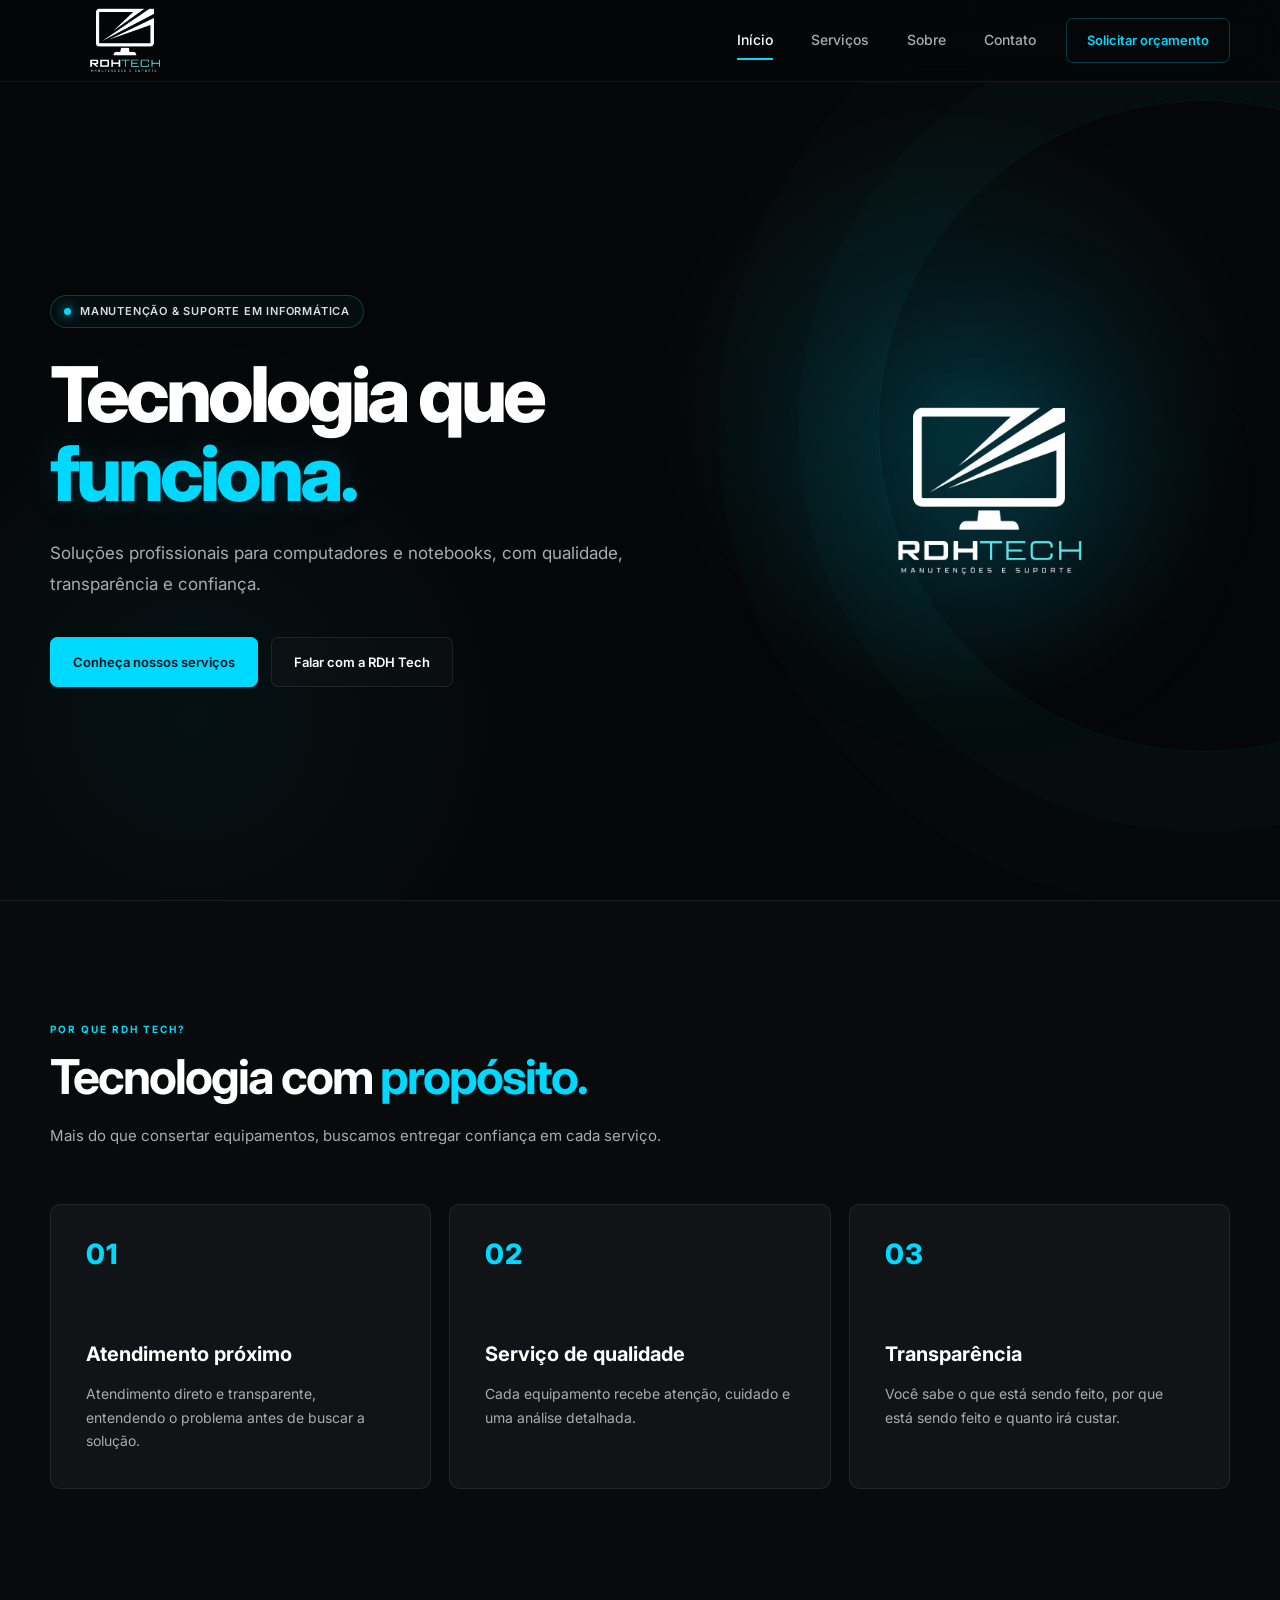
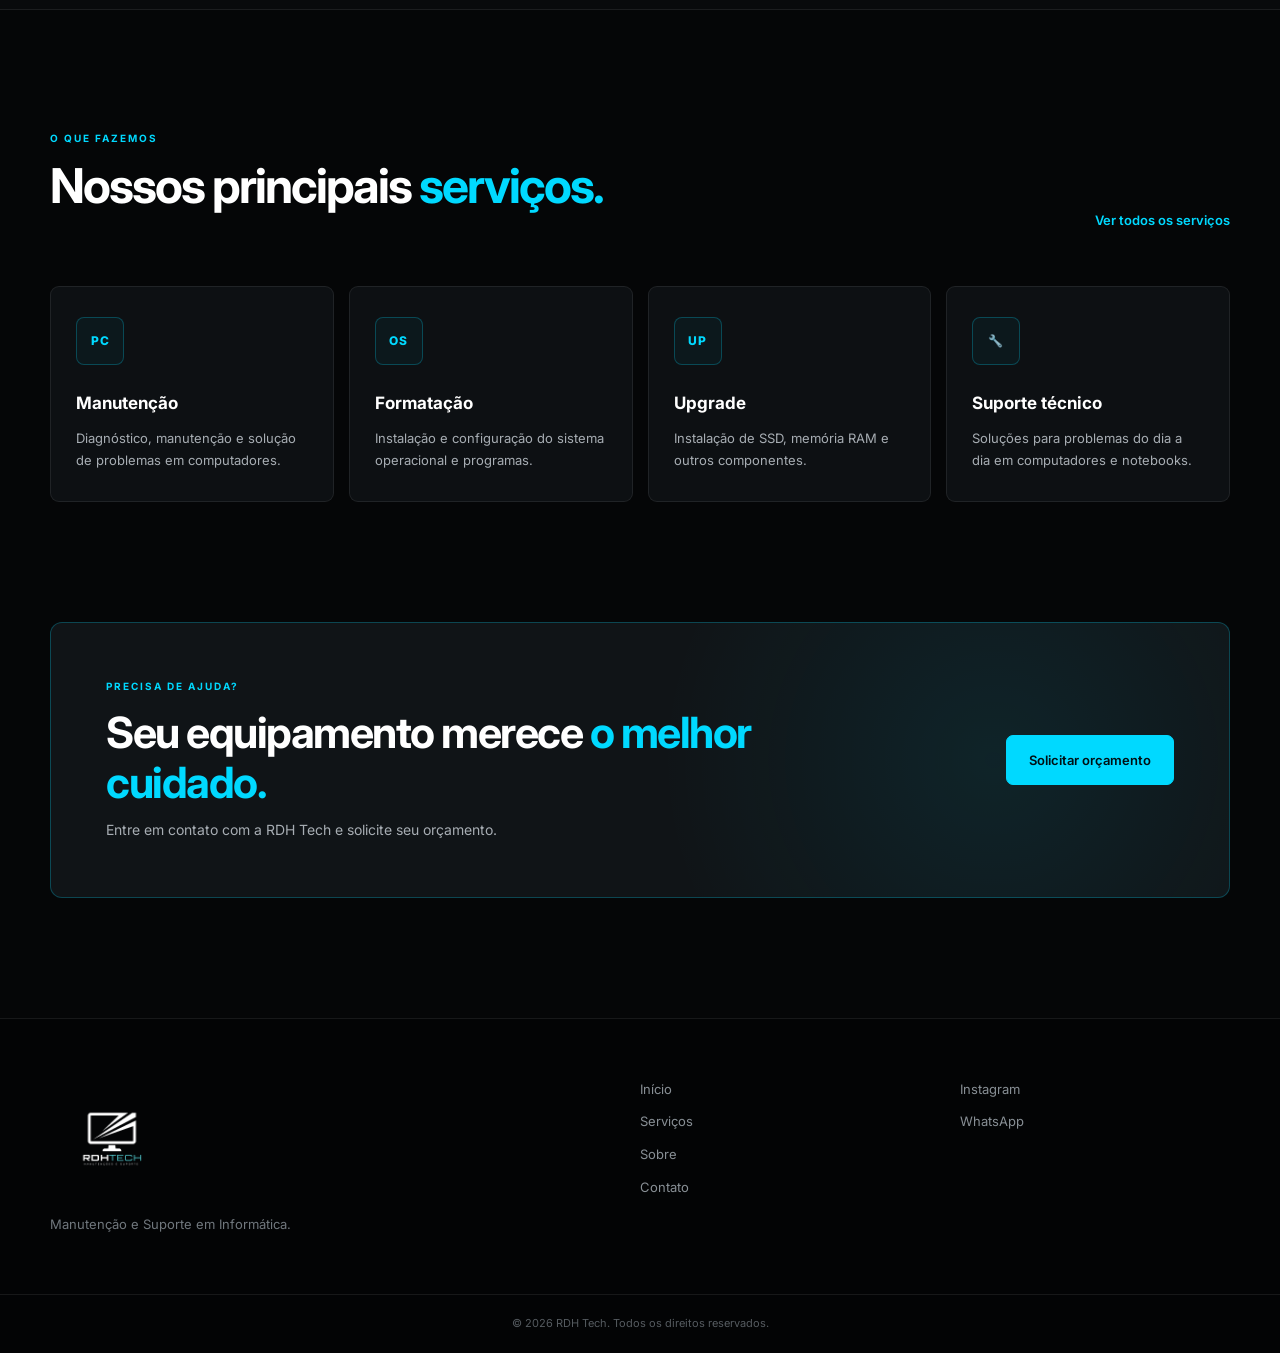
<file: index.html>
<!DOCTYPE html>
<html lang="pt-BR">

<head>
    <meta charset="UTF-8">

    <meta name="viewport" content="width=device-width, initial-scale=1.0">

    <meta name="description"
        content="RDH Tech — Manutenção e Suporte em Informática. Soluções profissionais para computadores e notebooks.">

    <title>RDH Tech | Manutenção e Suporte em Informática</title>

    <!-- Google Fonts -->
    <link rel="preconnect" href="https://fonts.googleapis.com">
    <link rel="preconnect" href="https://fonts.gstatic.com" crossorigin>

    <link
        href="https://fonts.googleapis.com/css2?family=Inter:wght@400;500;600;700;800&display=swap"
        rel="stylesheet">

    <!-- CSS -->
    <link rel="stylesheet" href="css/style.css">
</head>

<body>

    <!-- =========================
         HEADER
    ========================== -->

    <header class="header">

        <div class="container header-container">

            <a href="index.html" class="logo-link">

                <img
                    src="img/logo1.png"
                    alt="RDH Tech"
                    class="logo">

            </a>

            <nav class="nav">

                <a href="index.html" class="nav-link active">
                    Início
                </a>

                <a href="paginas/servicos.html" class="nav-link">
                    Serviços
                </a>

                <a href="paginas/sobre.html" class="nav-link">
                    Sobre
                </a>

                <a href="paginas/contato.html" class="nav-link">
                    Contato
                </a>

            </nav>

            <a
                href="https://wa.me/5516994265713"
                target="_blank"
                class="header-button">

                Solicitar orçamento

            </a>

            <button class="menu-button" id="menuButton">
                ☰
            </button>

        </div>

    </header>


    <!-- =========================
         HERO
    ========================== -->

    <main>

        <section class="hero">

            <div class="hero-background"></div>

            <div class="container hero-container">

                <div class="hero-content">

                    <span class="hero-tag">
                        <span class="status-dot"></span>
                        Manutenção & Suporte em Informática
                    </span>

                    <h1>

                        Tecnologia que
                        <span>funciona.</span>

                    </h1>

                    <p>

                        Soluções profissionais para computadores e notebooks,
                        com qualidade, transparência e confiança.

                    </p>

                    <div class="hero-buttons">

                        <a
                            href="paginas/servicos.html"
                            class="button button-primary">

                            Conheça nossos serviços

                            

                        </a>

                        <a
                            href="https://wa.me/5516994265713"
                            target="_blank"
                            class="button button-outline">

                            Falar com a RDH Tech

                        </a>

                    </div>

                </div>


                <div class="hero-logo">

                    <div class="logo-glow"></div>

                    <img
                        src="img/logo1.png"
                        alt="RDH Tech">

                </div>

            </div>

        </section>


        <!-- =========================
             DIFERENCIAIS
        ========================== -->

        <section class="diferenciais">

            <div class="container">

                <div class="section-header">

                    <span class="section-label">
                        POR QUE RDH TECH?
                    </span>

                    <h2>
                        Tecnologia com
                        <span>propósito.</span>
                    </h2>

                    <p>
                        Mais do que consertar equipamentos,
                        buscamos entregar confiança em cada serviço.
                    </p>

                </div>


                <div class="diferenciais-grid">


                    <article class="feature-card">

                        <div class="feature-number">
                            01
                        </div>

                        <h3>
                            Atendimento próximo
                        </h3>

                        <p>
                            Atendimento direto e transparente,
                            entendendo o problema antes de buscar
                            a solução.
                        </p>

                    </article>


                    <article class="feature-card">

                        <div class="feature-number">
                            02
                        </div>

                        <h3>
                            Serviço de qualidade
                        </h3>

                        <p>
                            Cada equipamento recebe atenção,
                            cuidado e uma análise detalhada.
                        </p>

                    </article>


                    <article class="feature-card">

                        <div class="feature-number">
                            03
                        </div>

                        <h3>
                            Transparência
                        </h3>

                        <p>
                            Você sabe o que está sendo feito,
                            por que está sendo feito e quanto irá custar.
                        </p>

                    </article>


                </div>

            </div>

        </section>


        <!-- =========================
             SERVIÇOS DESTAQUE
        ========================== -->

        <section class="servicos-preview">

            <div class="container">

                <div class="section-header section-header-row">

                    <div>

                        <span class="section-label">
                            O QUE FAZEMOS
                        </span>

                        <h2>
                            Nossos principais
                            <span>serviços.</span>
                        </h2>

                    </div>

                    <a
                        href="paginas/servicos.html"
                        class="text-link">

                        Ver todos os serviços 

                    </a>

                </div>


                <div class="services-grid">


                    <article class="service-card">

                        <div class="service-icon">
                            PC
                        </div>

                        <h3>
                            Manutenção
                        </h3>

                        <p>
                            Diagnóstico, manutenção e solução
                            de problemas em computadores.
                        </p>

                    </article>


                    <article class="service-card">

                        <div class="service-icon">
                            OS
                        </div>

                        <h3>
                            Formatação
                        </h3>

                        <p>
                            Instalação e configuração do sistema
                            operacional e programas.
                        </p>

                    </article>


                    <article class="service-card">

                        <div class="service-icon">
                            UP
                        </div>

                        <h3>
                            Upgrade
                        </h3>

                        <p>
                            Instalação de SSD, memória RAM
                            e outros componentes.
                        </p>

                    </article>


                    <article class="service-card">

                        <div class="service-icon">
                            🔧
                        </div>

                        <h3>
                            Suporte técnico
                        </h3>

                        <p>
                            Soluções para problemas do dia a dia
                            em computadores e notebooks.
                        </p>

                    </article>


                </div>

            </div>

        </section>


        <!-- =========================
             CTA
        ========================== -->

        <section class="cta">

            <div class="container">

                <div class="cta-box">

                    <div>

                        <span class="section-label">
                            PRECISA DE AJUDA?
                        </span>

                        <h2>
                            Seu equipamento merece
                            <span>o melhor cuidado.</span>
                        </h2>

                        <p>
                            Entre em contato com a RDH Tech
                            e solicite seu orçamento.
                        </p>

                    </div>


                    <a
                        href="https://wa.me/5516994265713"
                        target="_blank"
                        class="button button-primary">

                        Solicitar orçamento

                    </a>

                </div>

            </div>

        </section>

    </main>


    <!-- =========================
         FOOTER
    ========================== -->

    <footer class="footer">

        <div class="container footer-container">

            <div>

                <img
                    src="img/logo1.png"
                    alt="RDH Tech"
                    class="footer-logo">

                <p>
                    Manutenção e Suporte em Informática.
                </p>

            </div>


            <div class="footer-links">

                <a href="index.html">
                    Início
                </a>

                <a href="paginas/servicos.html">
                    Serviços
                </a>

                <a href="paginas/sobre.html">
                    Sobre
                </a>

                <a href="paginas/contato.html">
                    Contato
                </a>

            </div>


            <div class="footer-social">

                <a
                    href="https://www.instagram.com/rdh.tech"
                    target="_blank">

                    Instagram

                </a>

                <a
                    href="https://wa.me/5516994265713"
                    target="_blank">

                    WhatsApp

                </a>

            </div>

        </div>


        <div class="footer-bottom">

            <p>
                © 2026 RDH Tech. Todos os direitos reservados.
            </p>

        </div>

    </footer>


    <!-- JavaScript -->
    <script src="js/script.js"></script>

</body>

</html>
</file>
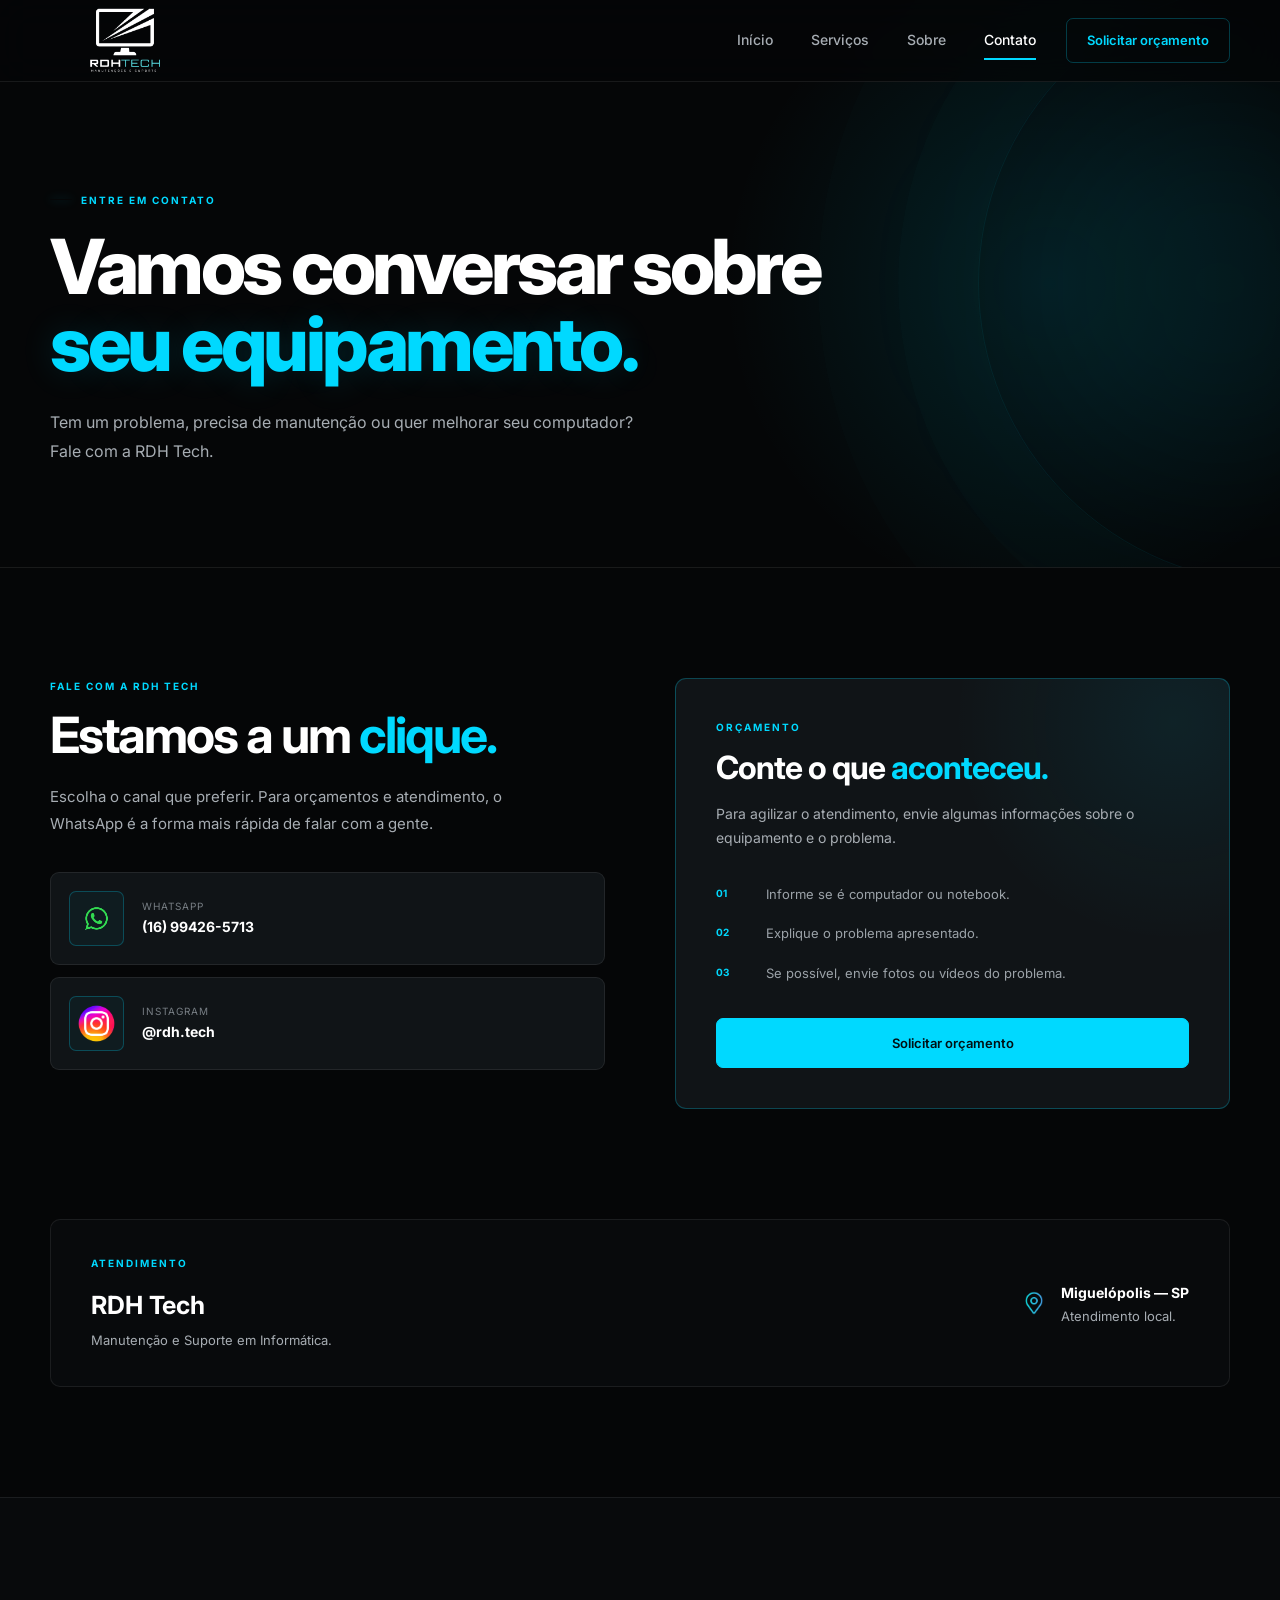
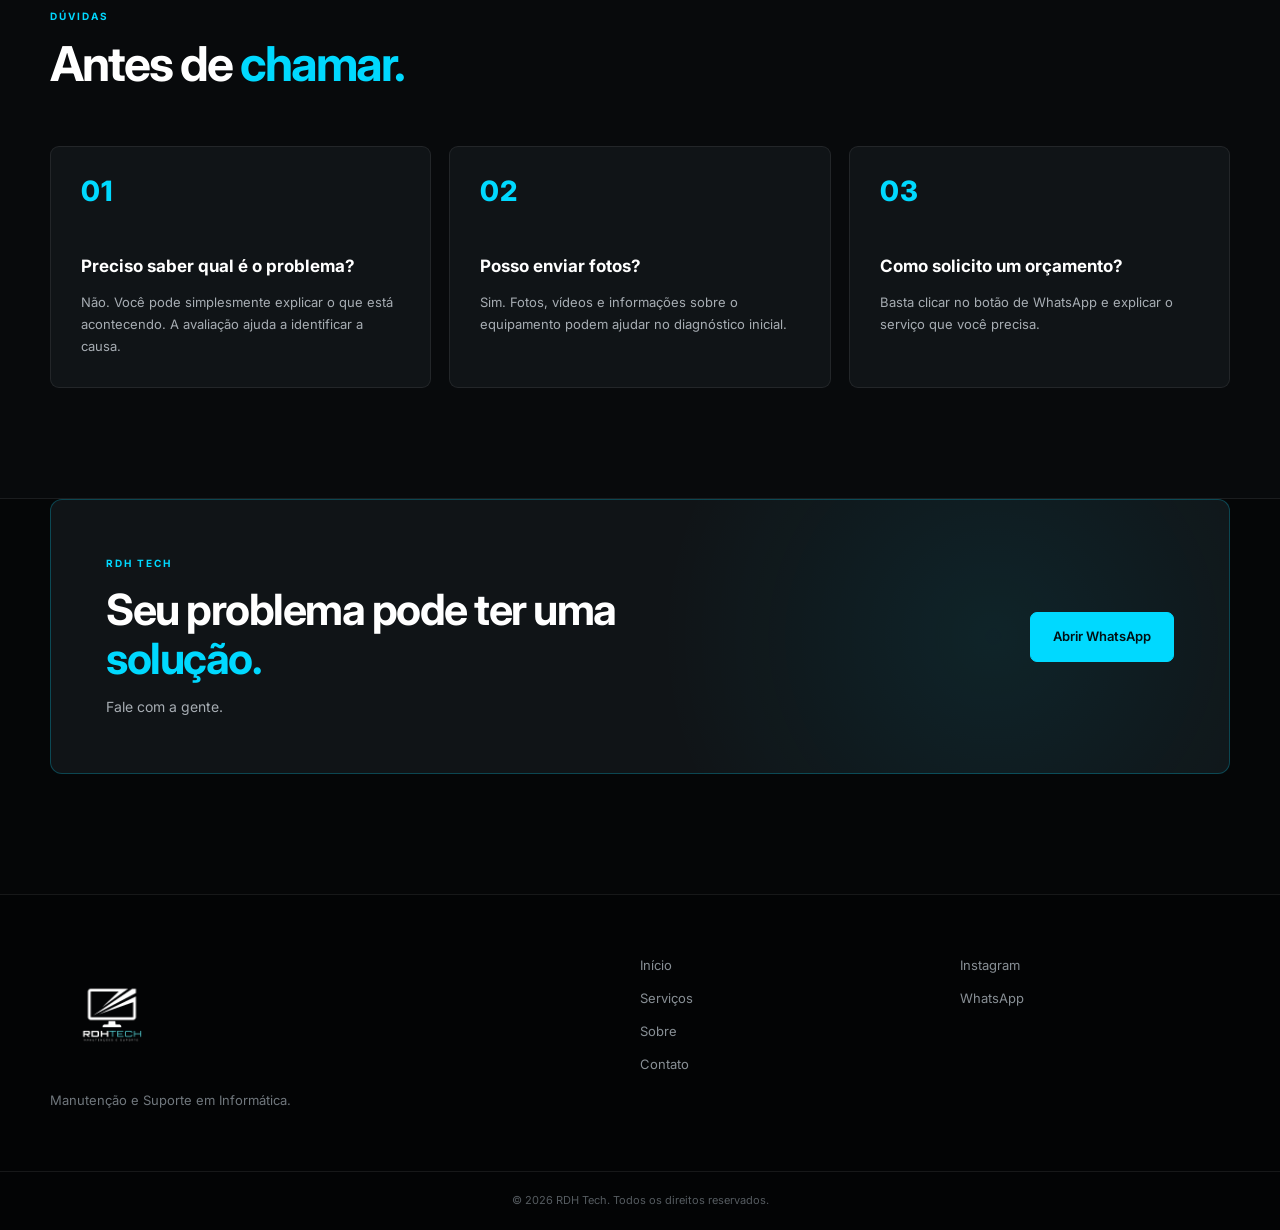
<file: paginas/contato.html>
<!DOCTYPE html>
<html lang="pt-BR">

<head>

    <meta charset="UTF-8">

    <meta name="viewport" content="width=device-width, initial-scale=1.0">

    <meta name="description"
        content="Entre em contato com a RDH Tech para solicitar orçamento, manutenção e suporte em informática.">

    <title>Contato | RDH Tech</title>


    <!-- Google Fonts -->

    <link rel="preconnect" href="https://fonts.googleapis.com">

    <link rel="preconnect" href="https://fonts.gstatic.com" crossorigin>

    <link
        href="https://fonts.googleapis.com/css2?family=Inter:wght@400;500;600;700;800&display=swap"
        rel="stylesheet">


    <!-- CSS -->

    <link rel="stylesheet" href="../css/style.css">

</head>


<body>


    <!-- =====================================================
         HEADER
    ====================================================== -->

    <header class="header">

        <div class="container header-container">


            <a href="../index.html" class="logo-link">

                <img
                    src="../img/logo1.png"
                    alt="RDH Tech"
                    class="logo">

            </a>


            <nav class="nav">

                <a
                    href="../index.html"
                    class="nav-link">

                    Início

                </a>


                <a
                    href="servicos.html"
                    class="nav-link">

                    Serviços

                </a>


                <a
                    href="sobre.html"
                    class="nav-link">

                    Sobre

                </a>


                <a
                    href="contato.html"
                    class="nav-link active">

                    Contato

                </a>

            </nav>


            <a
                href="https://wa.me/5516994265713"
                target="_blank"
                class="header-button">

                Solicitar orçamento

            </a>


            <button
                class="menu-button"
                id="menuButton"
                aria-label="Abrir menu">

                ☰

            </button>


        </div>

    </header>



    <!-- =====================================================
         MAIN
    ====================================================== -->

    <main>


        <!-- =================================================
             HERO
        ================================================== -->

        <section class="page-hero contact-hero">

            <div class="container page-hero-container">


                <span class="section-label">

                    ENTRE EM CONTATO

                </span>


                <h1>

                    Vamos conversar sobre
                    <span>seu equipamento.</span>

                </h1>


                <p>

                    Tem um problema, precisa de manutenção
                    ou quer melhorar seu computador?
                    Fale com a RDH Tech.

                </p>


            </div>

        </section>



        <!-- =================================================
             CONTATO PRINCIPAL
        ================================================== -->

        <section class="contact-section">

            <div class="container">


                <div class="contact-grid">


                    <!-- INFORMAÇÕES -->

                    <div class="contact-info">


                        <span class="section-label">

                            FALE COM A RDH TECH

                        </span>


                        <h2>

                            Estamos a um
                            <span>clique.</span>

                        </h2>


                        <p>

                            Escolha o canal que preferir.
                            Para orçamentos e atendimento,
                            o WhatsApp é a forma mais rápida
                            de falar com a gente.

                        </p>


                        <!-- WHATSAPP -->

                        <a
                            href="https://wa.me/5516994265713"
                            target="_blank"
                            class="contact-card">


                            <div class="contact-icon">
                                <img src="../img/logo-what.png" alt="WhatsApp">
                            </div>


                            <div>

                                <span>
                                    WhatsApp
                                </span>

                                <strong>
                                    (16) 99426-5713
                                </strong>

                            </div>




                        </a>



                        <!-- INSTAGRAM -->

                        <a
                            href="https://www.instagram.com/rdh.tech"
                            target="_blank"
                            class="contact-card">


                            <div class="contact-icon">
                                <img src="../img/logo-insta.png" alt="Instagram">
                            </div>


                            <div>

                                <span>
                                    Instagram
                                </span>

                                <strong>
                                    @rdh.tech
                                </strong>

                            </div>


                        </a>


                    </div>



                    <!-- ORÇAMENTO -->

                    <div class="contact-box">


                        <span class="section-label">

                            ORÇAMENTO

                        </span>


                        <h2>

                            Conte o que
                            <span>aconteceu.</span>

                        </h2>


                        <p>

                            Para agilizar o atendimento,
                            envie algumas informações sobre
                            o equipamento e o problema.

                        </p>


                        <div class="contact-steps">


                            <div>

                                <span>
                                    01
                                </span>

                                <p>
                                    Informe se é computador
                                    ou notebook.
                                </p>

                            </div>


                            <div>

                                <span>
                                    02
                                </span>

                                <p>
                                    Explique o problema
                                    apresentado.
                                </p>

                            </div>


                            <div>

                                <span>
                                    03
                                </span>

                                <p>
                                    Se possível, envie fotos
                                    ou vídeos do problema.
                                </p>

                            </div>


                        </div>


                        <a
                            href="https://wa.me/5516994265713?text=Olá%20RDH%20Tech!%20Gostaria%20de%20solicitar%20um%20orçamento."
                            target="_blank"
                            class="button button-primary contact-button">

                            Solicitar orçamento

                        </a>


                    </div>


                </div>

            </div>

        </section>



        <!-- =================================================
             ATENDIMENTO
        ================================================== -->

        <section class="contact-location">

            <div class="container">


                <div class="location-box">


                    <div>

                        <span class="section-label">

                            ATENDIMENTO

                        </span>


                        <h2>

                            RDH Tech

                        </h2>


                        <p>

                            Manutenção e Suporte em Informática.

                        </p>


                    </div>


                    <div class="location-info">
                        <span class="location-icon">
                                <img src="../img/localizacao.png" alt="Localização">
                                </span>

                        <div>

                            <strong>
                                Miguelópolis — SP
                            </strong>

                            <p>
                                Atendimento local.
                            </p>

                        </div>

                    </div>


                </div>

            </div>

        </section>



        <!-- =================================================
             FAQ
        ================================================== -->

        <section class="faq-section">

            <div class="container">


                <div class="section-header">

                    <span class="section-label">

                        DÚVIDAS

                    </span>


                    <h2>

                        Antes de
                        <span>chamar.</span>

                    </h2>


                </div>


                <div class="faq-grid">


                    <article class="faq-card">

                        <span>
                            01
                        </span>

                        <h3>
                            Preciso saber qual é o problema?
                        </h3>

                        <p>

                            Não. Você pode simplesmente explicar
                            o que está acontecendo. A avaliação
                            ajuda a identificar a causa.

                        </p>

                    </article>


                    <article class="faq-card">

                        <span>
                            02
                        </span>

                        <h3>
                            Posso enviar fotos?
                        </h3>

                        <p>

                            Sim. Fotos, vídeos e informações sobre
                            o equipamento podem ajudar no diagnóstico
                            inicial.

                        </p>

                    </article>


                    <article class="faq-card">

                        <span>
                            03
                        </span>

                        <h3>
                            Como solicito um orçamento?
                        </h3>

                        <p>

                            Basta clicar no botão de WhatsApp e
                            explicar o serviço que você precisa.

                        </p>

                    </article>


                </div>

            </div>

        </section>



        <!-- =================================================
             CTA
        ================================================== -->

        <section class="cta">

            <div class="container">


                <div class="cta-box">


                    <div>

                        <span class="section-label">

                            RDH TECH

                        </span>


                        <h2>

                            Seu problema pode ter
                            uma <span>solução.</span>

                        </h2>


                        <p>

                            Fale com a gente.

                        </p>

                    </div>


                    <a
                        href="https://wa.me/5516994265713"
                        target="_blank"
                        class="button button-primary">

                        Abrir WhatsApp

                        

                    </a>


                </div>

            </div>

        </section>


    </main>



    <!-- =====================================================
         FOOTER
    ====================================================== -->

    <footer class="footer">

        <div class="container footer-container">


            <div>

                <img
                    src="../img/logo1.png"
                    alt="RDH Tech"
                    class="footer-logo">


                <p>
                    Manutenção e Suporte em Informática.
                </p>

            </div>


            <div class="footer-links">

                <a href="../index.html">
                    Início
                </a>

                <a href="servicos.html">
                    Serviços
                </a>

                <a href="sobre.html">
                    Sobre
                </a>

                <a href="contato.html">
                    Contato
                </a>

            </div>


            <div class="footer-social">

                <a
                    href="https://www.instagram.com/rdh.tech"
                    target="_blank">

                    Instagram

                </a>


                <a
                    href="https://wa.me/5516994265713"
                    target="_blank">

                    WhatsApp

                </a>

            </div>


        </div>


        <div class="footer-bottom">

            <p>
                © 2026 RDH Tech. Todos os direitos reservados.
            </p>

        </div>

    </footer>



    <script src="../js/script.js"></script>

</body>

</html>
</file>
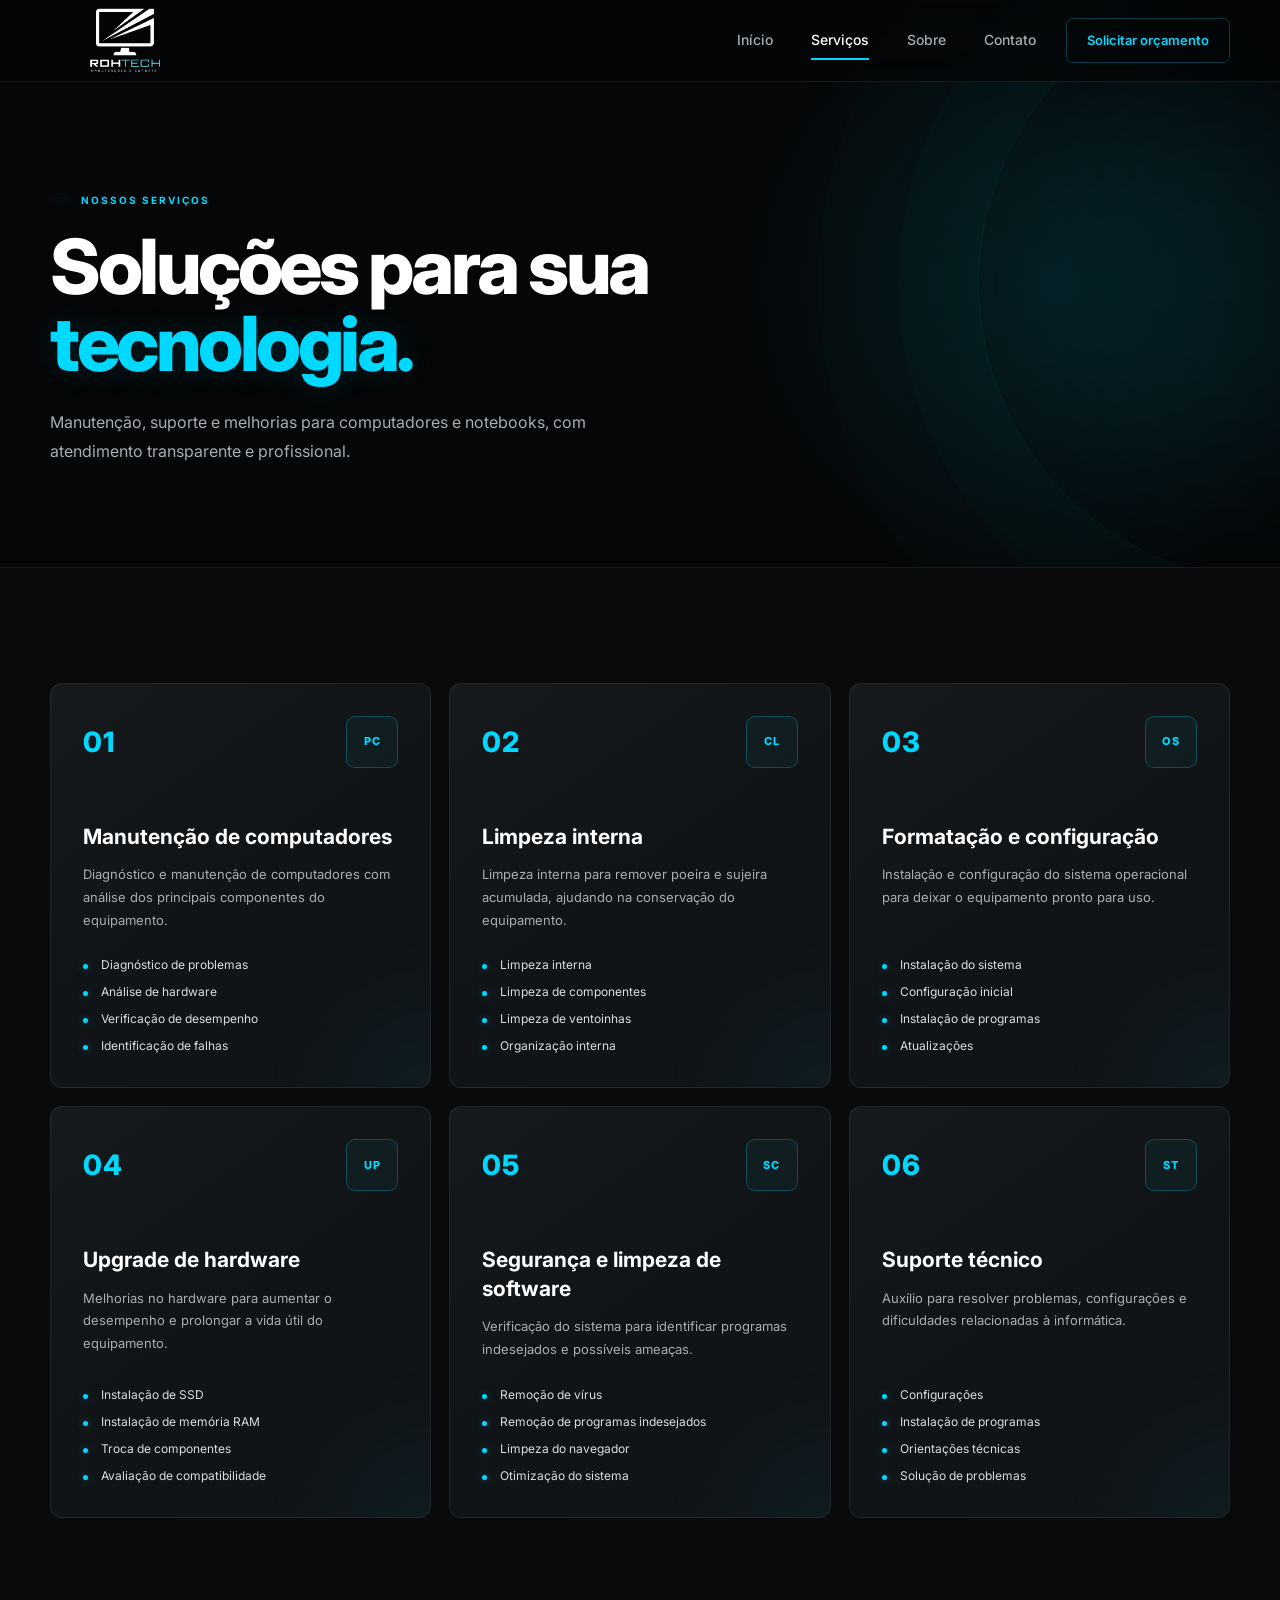
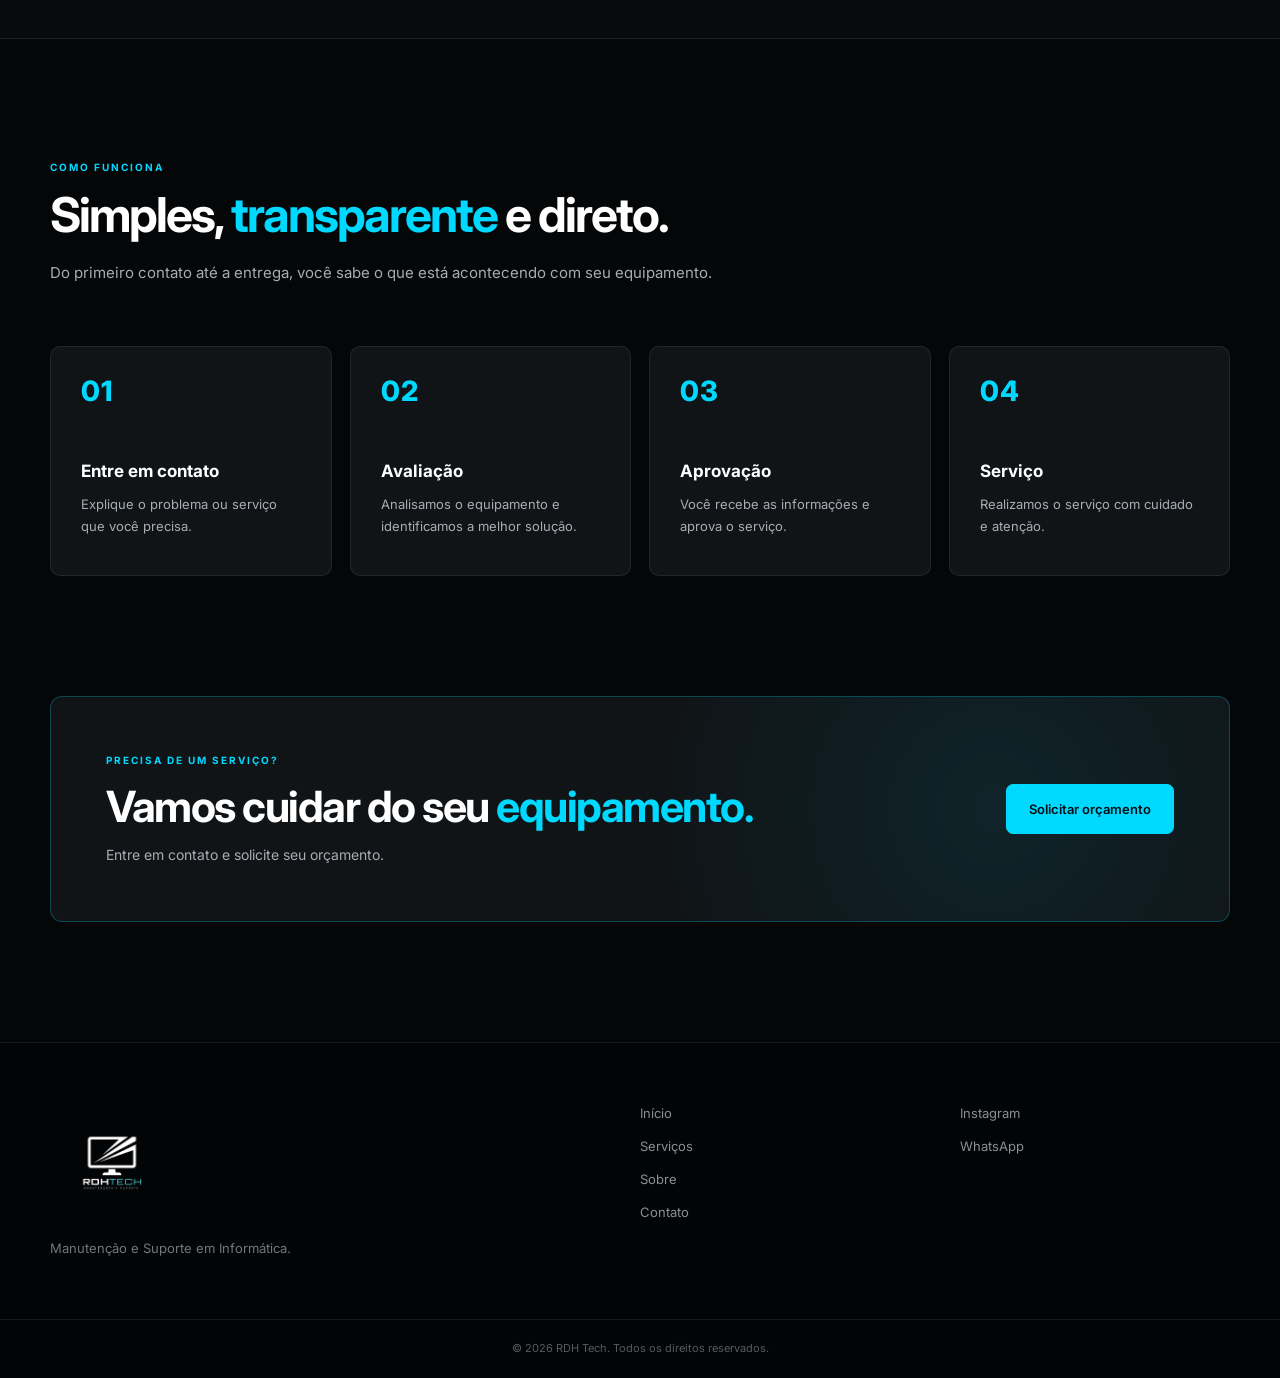
<file: paginas/servicos.html>
<!DOCTYPE html>
<html lang="pt-BR">

<head>

    <meta charset="UTF-8">

    <meta name="viewport" content="width=device-width, initial-scale=1.0">

    <meta name="description"
        content="Serviços RDH Tech — Manutenção, limpeza, formatação, upgrades e suporte em informática.">

    <title>Serviços | RDH Tech</title>


    <!-- Google Fonts -->

    <link rel="preconnect" href="https://fonts.googleapis.com">

    <link rel="preconnect" href="https://fonts.gstatic.com" crossorigin>

    <link
        href="https://fonts.googleapis.com/css2?family=Inter:wght@400;500;600;700;800&display=swap"
        rel="stylesheet">


    <!-- CSS -->

    <link rel="stylesheet" href="../css/style.css">

</head>


<body>


    <!-- =====================================================
         HEADER
    ====================================================== -->

    <header class="header">

        <div class="container header-container">


            <a href="../index.html" class="logo-link">

                <img
                    src="../img/logo1.png"
                    alt="RDH Tech"
                    class="logo">

            </a>


            <nav class="nav">

                <a
                    href="../index.html"
                    class="nav-link">

                    Início

                </a>


                <a
                    href="servicos.html"
                    class="nav-link active">

                    Serviços

                </a>


                <a
                    href="sobre.html"
                    class="nav-link">

                    Sobre

                </a>


                <a
                    href="contato.html"
                    class="nav-link">

                    Contato

                </a>

            </nav>


            <a
                href="https://wa.me/5516994265713"
                target="_blank"
                class="header-button">

                Solicitar orçamento

            </a>


            <button
                class="menu-button"
                id="menuButton"
                aria-label="Abrir menu">

                ☰

            </button>


        </div>

    </header>



    <!-- =====================================================
         CONTEÚDO
    ====================================================== -->

    <main>


        <!-- =================================================
             HERO DA PÁGINA
        ================================================== -->

        <section class="page-hero">

            <div class="container page-hero-container">


                <span class="section-label">

                NOSSOS SERVIÇOS

                </span>


                <h1>

                    Soluções para sua
                    <span>tecnologia.</span>

                </h1>


                <p>

                    Manutenção, suporte e melhorias para
                    computadores e notebooks, com atendimento
                    transparente e profissional.

                </p>


            </div>

        </section>



        <!-- =================================================
             SERVIÇOS
        ================================================== -->

        <section class="services-page">

            <div class="container">


                <div class="services-page-grid">


                    <!-- SERVIÇO 01 -->

                    <article class="service-large-card">


                        <div class="service-top">

                            <span class="service-index">
                                01
                            </span>

                            <span class="service-symbol">
                                PC
                            </span>

                        </div>


                        <h2>
                            Manutenção de computadores
                        </h2>


                        <p>

                            Diagnóstico e manutenção de
                            computadores com análise dos
                            principais componentes do equipamento.

                        </p>


                        <ul>

                            <li>
                                Diagnóstico de problemas
                            </li>

                            <li>
                                Análise de hardware
                            </li>

                            <li>
                                Verificação de desempenho
                            </li>

                            <li>
                                Identificação de falhas
                            </li>

                        </ul>


                    </article>



                    <!-- SERVIÇO 02 -->

                    <article class="service-large-card">


                        <div class="service-top">

                            <span class="service-index">
                                02
                            </span>

                            <span class="service-symbol">
                                CL
                            </span>

                        </div>


                        <h2>
                            Limpeza interna
                        </h2>


                        <p>

                            Limpeza interna para remover
                            poeira e sujeira acumulada,
                            ajudando na conservação do equipamento.

                        </p>


                        <ul>

                            <li>
                                Limpeza interna
                            </li>

                            <li>
                                Limpeza de componentes
                            </li>

                            <li>
                                Limpeza de ventoinhas
                            </li>

                            <li>
                                Organização interna
                            </li>

                        </ul>


                    </article>



                    <!-- SERVIÇO 03 -->

                    <article class="service-large-card">


                        <div class="service-top">

                            <span class="service-index">
                                03
                            </span>

                            <span class="service-symbol">
                                OS
                            </span>

                        </div>


                        <h2>
                            Formatação e configuração
                        </h2>


                        <p>

                            Instalação e configuração do
                            sistema operacional para deixar
                            o equipamento pronto para uso.

                        </p>


                        <ul>

                            <li>
                                Instalação do sistema
                            </li>

                            <li>
                                Configuração inicial
                            </li>

                            <li>
                                Instalação de programas
                            </li>

                            <li>
                                Atualizações
                            </li>

                        </ul>


                    </article>



                    <!-- SERVIÇO 04 -->

                    <article class="service-large-card">


                        <div class="service-top">

                            <span class="service-index">
                                04
                            </span>

                            <span class="service-symbol">
                                UP
                            </span>

                        </div>


                        <h2>
                            Upgrade de hardware
                        </h2>


                        <p>

                            Melhorias no hardware para aumentar
                            o desempenho e prolongar a vida útil
                            do equipamento.

                        </p>


                        <ul>

                            <li>
                                Instalação de SSD
                            </li>

                            <li>
                                Instalação de memória RAM
                            </li>

                            <li>
                                Troca de componentes
                            </li>

                            <li>
                                Avaliação de compatibilidade
                            </li>

                        </ul>


                    </article>



                    <!-- SERVIÇO 05 -->

                    <article class="service-large-card">


                        <div class="service-top">

                            <span class="service-index">
                                05
                            </span>

                            <span class="service-symbol">
                                SC
                            </span>

                        </div>


                        <h2>
                            Segurança e limpeza de software
                        </h2>


                        <p>

                            Verificação do sistema para identificar
                            programas indesejados e possíveis
                            ameaças.

                        </p>


                        <ul>

                            <li>
                                Remoção de vírus
                            </li>

                            <li>
                                Remoção de programas indesejados
                            </li>

                            <li>
                                Limpeza do navegador
                            </li>

                            <li>
                                Otimização do sistema
                            </li>

                        </ul>


                    </article>



                    <!-- SERVIÇO 06 -->

                    <article class="service-large-card">


                        <div class="service-top">

                            <span class="service-index">
                                06
                            </span>

                            <span class="service-symbol">
                                ST
                            </span>

                        </div>


                        <h2>
                            Suporte técnico
                        </h2>


                        <p>

                            Auxílio para resolver problemas,
                            configurações e dificuldades
                            relacionadas à informática.

                        </p>


                        <ul>

                            <li>
                                Configurações
                            </li>

                            <li>
                                Instalação de programas
                            </li>

                            <li>
                                Orientações técnicas
                            </li>

                            <li>
                                Solução de problemas
                            </li>

                        </ul>


                    </article>


                </div>

            </div>

        </section>



        <!-- =================================================
             COMO FUNCIONA
        ================================================== -->

        <section class="process-section">

            <div class="container">


                <div class="section-header">

                    <span class="section-label">

                        COMO FUNCIONA

                    </span>


                    <h2>

                        Simples,
                        <span>transparente</span>
                        e direto.

                    </h2>


                    <p>

                        Do primeiro contato até a entrega,
                        você sabe o que está acontecendo
                        com seu equipamento.

                    </p>

                </div>



                <div class="process-grid">


                    <div class="process-item">

                        <span class="process-number">
                            01
                        </span>

                        <h3>
                            Entre em contato
                        </h3>

                        <p>
                            Explique o problema ou
                            serviço que você precisa.
                        </p>

                    </div>


                    <div class="process-item">

                        <span class="process-number">
                            02
                        </span>

                        <h3>
                            Avaliação
                        </h3>

                        <p>
                            Analisamos o equipamento e
                            identificamos a melhor solução.
                        </p>

                    </div>


                    <div class="process-item">

                        <span class="process-number">
                            03
                        </span>

                        <h3>
                            Aprovação
                        </h3>

                        <p>
                            Você recebe as informações
                            e aprova o serviço.
                        </p>

                    </div>


                    <div class="process-item">

                        <span class="process-number">
                            04
                        </span>

                        <h3>
                            Serviço
                        </h3>

                        <p>
                            Realizamos o serviço com
                            cuidado e atenção.
                        </p>

                    </div>


                </div>

            </div>

        </section>



        <!-- =================================================
             CTA
        ================================================== -->

        <section class="cta">

            <div class="container">


                <div class="cta-box">


                    <div>

                        <span class="section-label">

                            PRECISA DE UM SERVIÇO?

                        </span>


                        <h2>

                            Vamos cuidar do seu
                            <span>equipamento.</span>

                        </h2>


                        <p>

                            Entre em contato e solicite
                            seu orçamento.

                        </p>

                    </div>


                    <a
                        href="https://wa.me/5516994265713"
                        target="_blank"
                        class="button button-primary">

                        Solicitar orçamento

                        

                    </a>


                </div>

            </div>

        </section>


    </main>



    <!-- =====================================================
         FOOTER
    ====================================================== -->

    <footer class="footer">

        <div class="container footer-container">


            <div>

                <img
                    src="../img/logo1.png"
                    alt="RDH Tech"
                    class="footer-logo">


                <p>
                    Manutenção e Suporte em Informática.
                </p>

            </div>


            <div class="footer-links">

                <a href="../index.html">
                    Início
                </a>

                <a href="servicos.html">
                    Serviços
                </a>

                <a href="sobre.html">
                    Sobre
                </a>

                <a href="contato.html">
                    Contato
                </a>

            </div>


            <div class="footer-social">

                <a
                    href="https://www.instagram.com/rdh.tech"
                    target="_blank">

                    Instagram

                </a>


                <a
                    href="https://wa.me/5516994265713"
                    target="_blank">

                    WhatsApp

                </a>

            </div>


        </div>


        <div class="footer-bottom">

            <p>
                © 2026 RDH Tech. Todos os direitos reservados.
            </p>

        </div>

    </footer>



    <!-- JavaScript -->

    <script src="../js/script.js"></script>


</body>

</html>
</file>
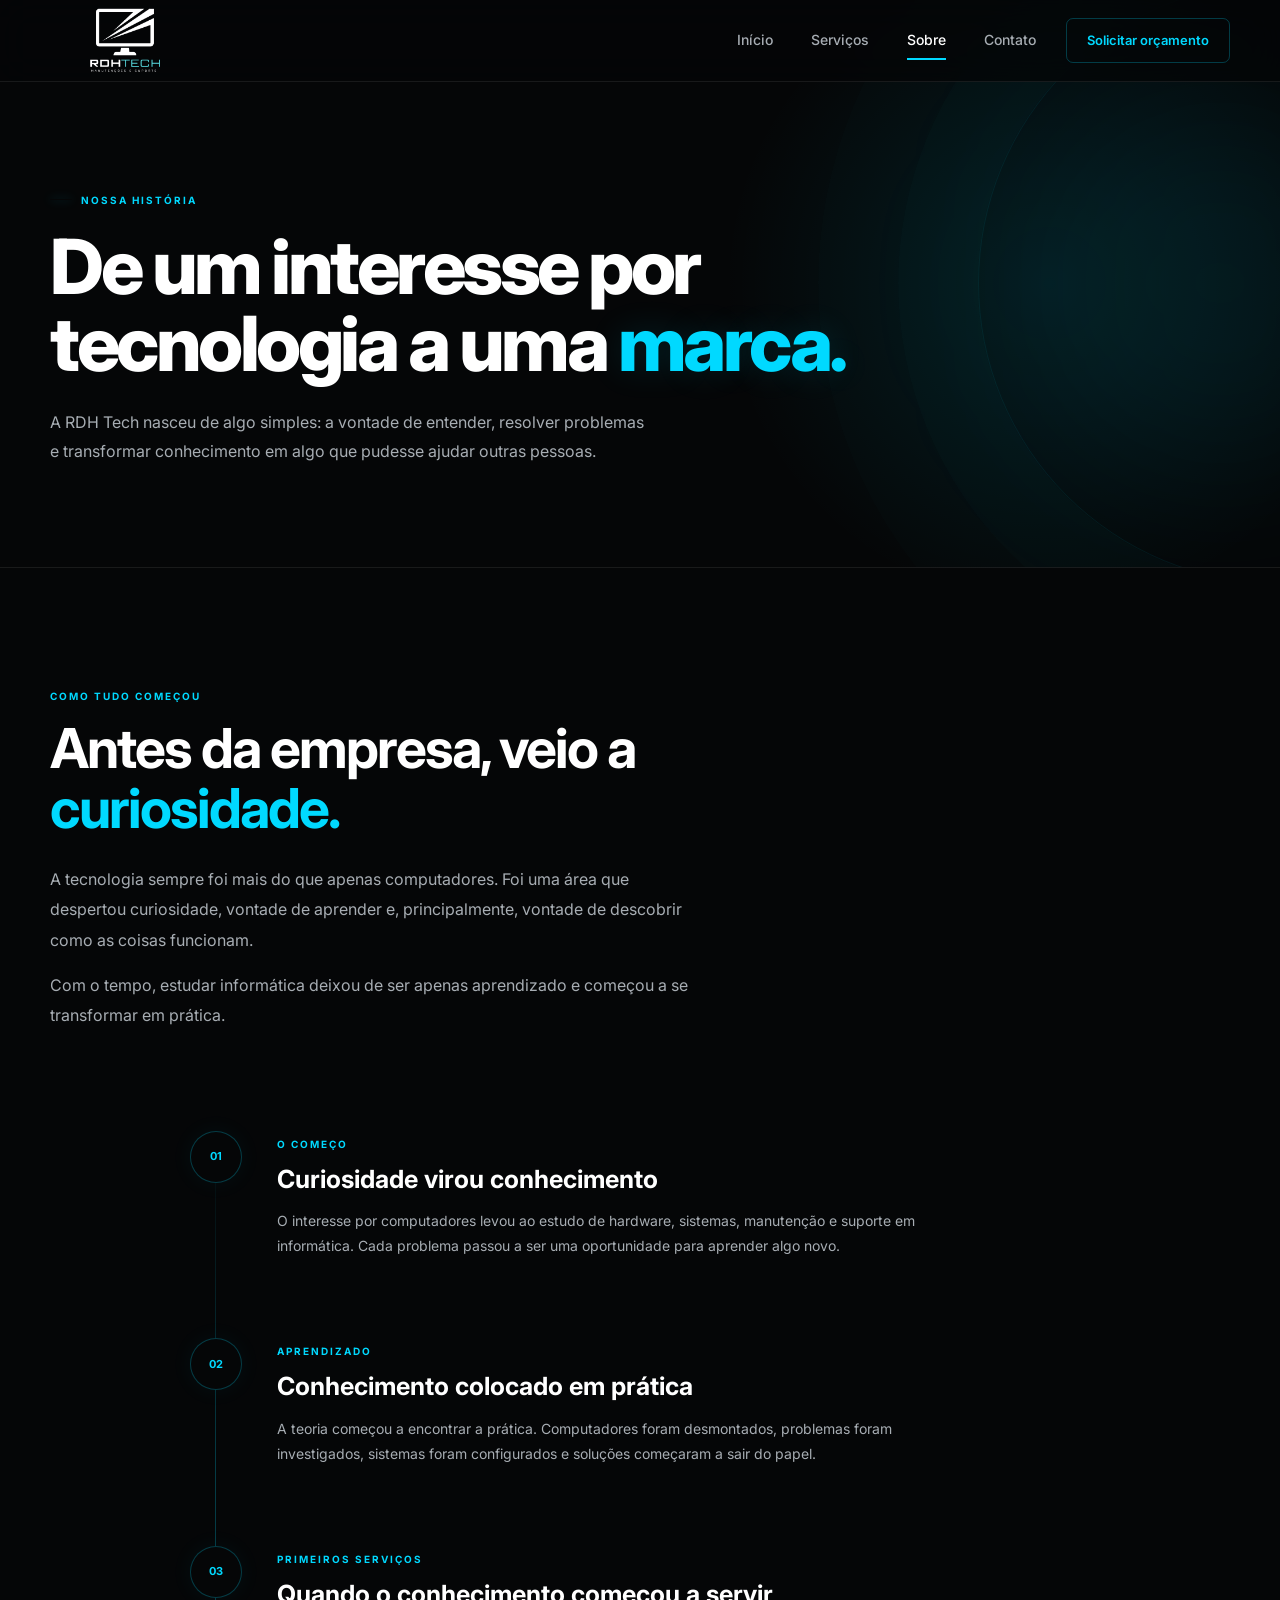
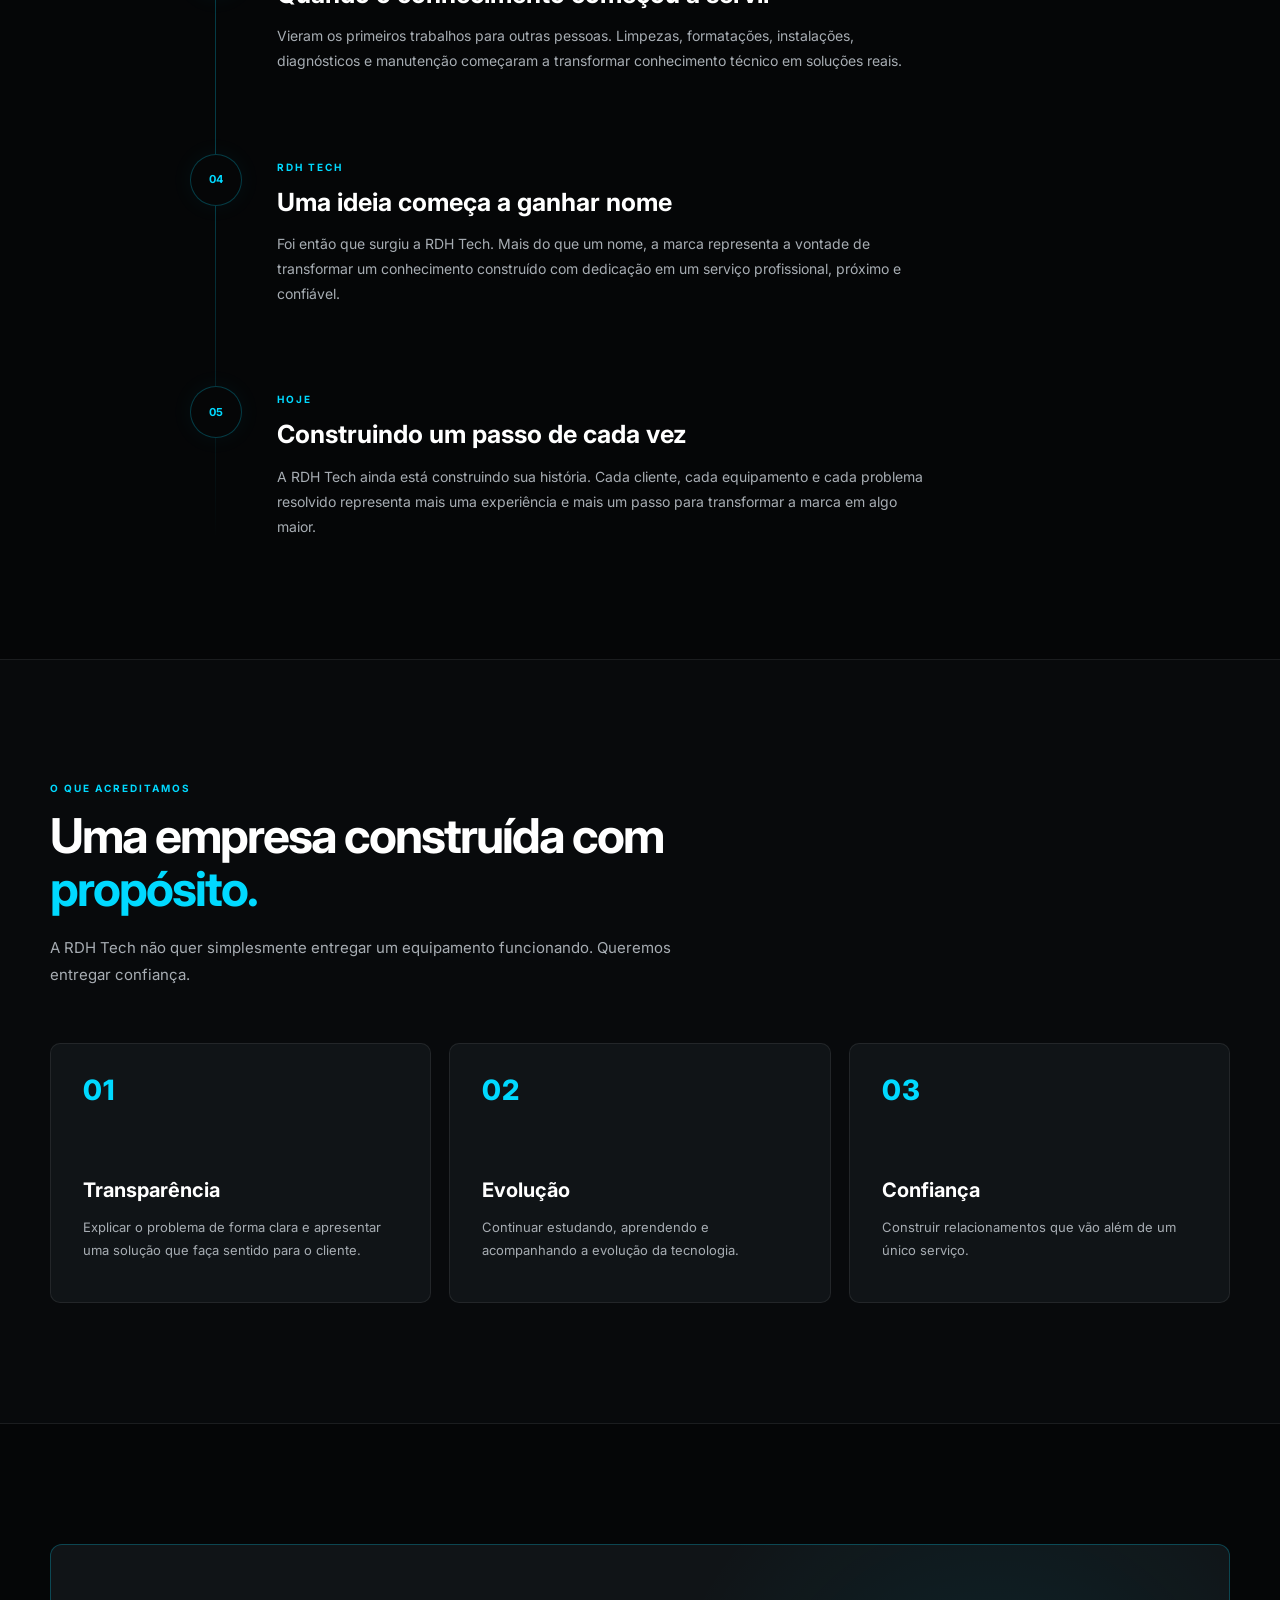
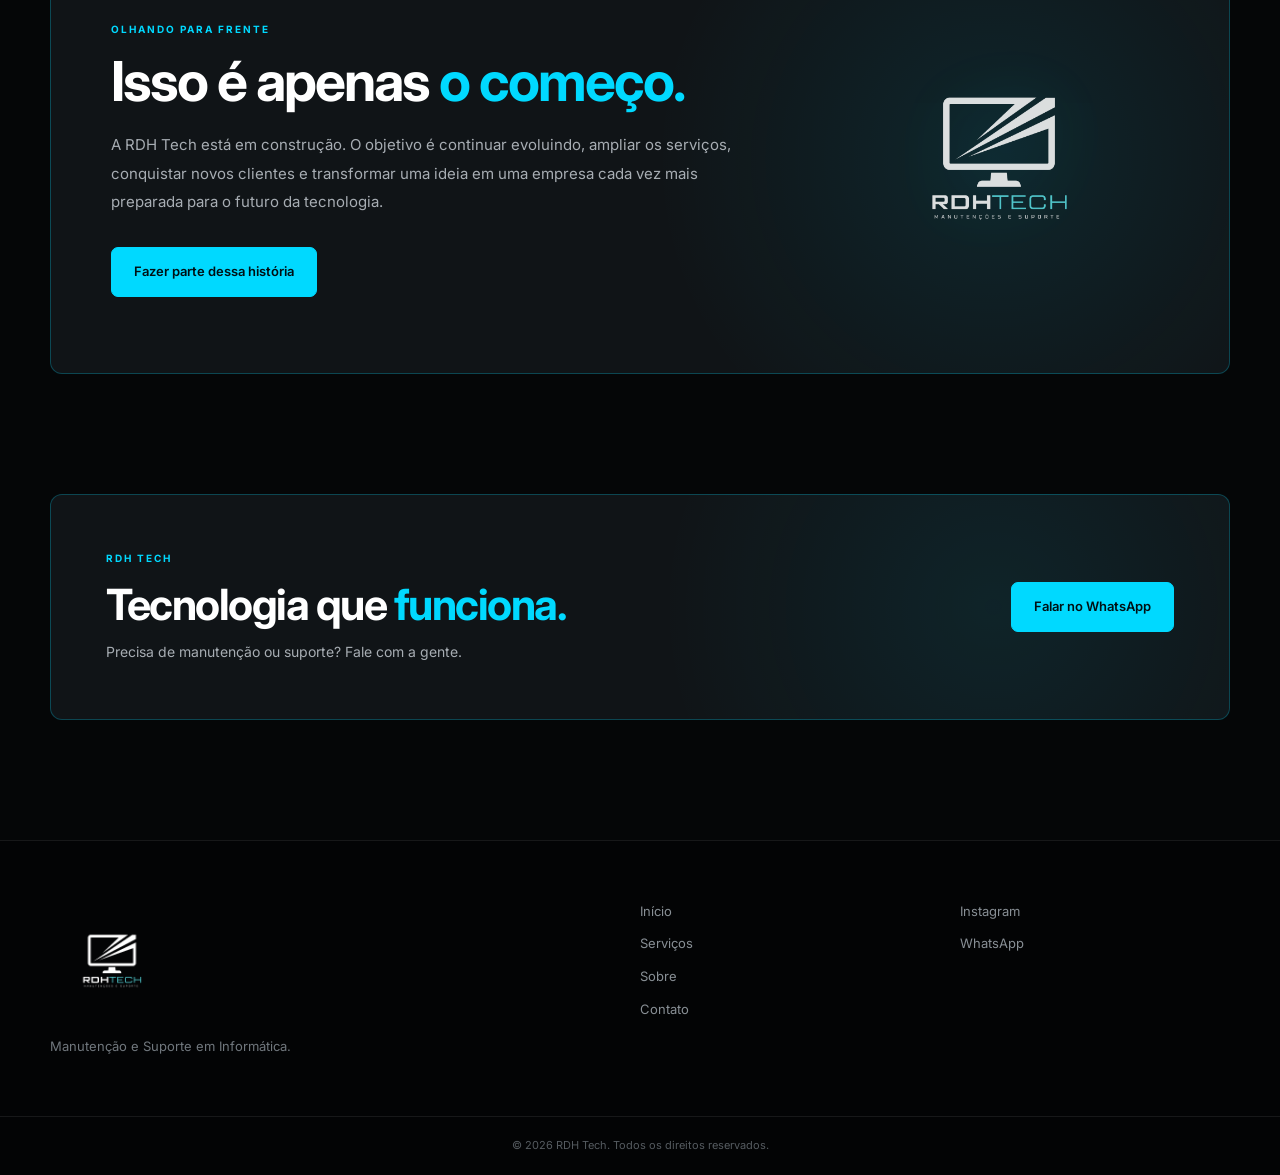
<file: paginas/sobre.html>
<!DOCTYPE html>
<html lang="pt-BR">

<head>

    <meta charset="UTF-8">

    <meta name="viewport" content="width=device-width, initial-scale=1.0">

    <meta name="description"
        content="Conheça a história da RDH Tech, sua origem, evolução e visão para o futuro.">

    <title>Sobre | RDH Tech</title>


    <!-- Google Fonts -->

    <link rel="preconnect" href="https://fonts.googleapis.com">

    <link rel="preconnect" href="https://fonts.gstatic.com" crossorigin>

    <link
        href="https://fonts.googleapis.com/css2?family=Inter:wght@400;500;600;700;800&display=swap"
        rel="stylesheet">


    <!-- CSS -->

    <link rel="stylesheet" href="../css/style.css">

</head>


<body>


    <!-- =====================================================
         HEADER
    ====================================================== -->

    <header class="header">

        <div class="container header-container">


            <a href="../index.html" class="logo-link">

                <img
                    src="../img/logo1.png"
                    alt="RDH Tech"
                    class="logo">

            </a>


            <nav class="nav">

                <a
                    href="../index.html"
                    class="nav-link">

                    Início

                </a>


                <a
                    href="servicos.html"
                    class="nav-link">

                    Serviços

                </a>


                <a
                    href="sobre.html"
                    class="nav-link active">

                    Sobre

                </a>


                <a
                    href="contato.html"
                    class="nav-link">

                    Contato

                </a>

            </nav>


            <a
                href="https://wa.me/5516994265713"
                target="_blank"
                class="header-button">

                Solicitar orçamento

            </a>


            <button
                class="menu-button"
                id="menuButton"
                aria-label="Abrir menu">

                ☰

            </button>

        </div>

    </header>



    <!-- =====================================================
         MAIN
    ====================================================== -->

    <main>


        <!-- =================================================
             HERO
        ================================================== -->

        <section class="page-hero about-hero">

            <div class="container page-hero-container">


                <span class="section-label">

                    NOSSA HISTÓRIA

                </span>


                <h1>

                    De um interesse por tecnologia
                    a uma <span>marca.</span>

                </h1>


                <p>

                    A RDH Tech nasceu de algo simples:
                    a vontade de entender, resolver problemas
                    e transformar conhecimento em algo que
                    pudesse ajudar outras pessoas.

                </p>


            </div>

        </section>



        <!-- =================================================
             HISTÓRIA
        ================================================== -->

        <section class="story-section">

            <div class="container">


                <div class="story-intro">

                    <span class="section-label">

                        COMO TUDO COMEÇOU

                    </span>


                    <h2>

                        Antes da empresa,
                        veio a <span>curiosidade.</span>

                    </h2>


                    <p>

                        A tecnologia sempre foi mais do que apenas
                        computadores. Foi uma área que despertou
                        curiosidade, vontade de aprender e,
                        principalmente, vontade de descobrir
                        como as coisas funcionam.

                    </p>


                    <p>

                        Com o tempo, estudar informática deixou de
                        ser apenas aprendizado e começou a se
                        transformar em prática.

                    </p>

                </div>



                <!-- TIMELINE -->

                <div class="story-timeline">


                    <!-- 01 -->

                    <article class="story-item">


                        <div class="story-marker">

                            <span>
                                01
                            </span>

                        </div>


                        <div class="story-content">

                            <span class="story-label">
                                O COMEÇO
                            </span>


                            <h3>
                                Curiosidade virou conhecimento
                            </h3>


                            <p>

                                O interesse por computadores levou
                                ao estudo de hardware, sistemas,
                                manutenção e suporte em informática.

                                Cada problema passou a ser uma
                                oportunidade para aprender algo novo.

                            </p>

                        </div>

                    </article>



                    <!-- 02 -->

                    <article class="story-item">


                        <div class="story-marker">

                            <span>
                                02
                            </span>

                        </div>


                        <div class="story-content">

                            <span class="story-label">
                                APRENDIZADO
                            </span>


                            <h3>
                                Conhecimento colocado em prática
                            </h3>


                            <p>

                                A teoria começou a encontrar a prática.

                                Computadores foram desmontados,
                                problemas foram investigados,
                                sistemas foram configurados e
                                soluções começaram a sair do papel.

                            </p>

                        </div>

                    </article>



                    <!-- 03 -->

                    <article class="story-item">


                        <div class="story-marker">

                            <span>
                                03
                            </span>

                        </div>


                        <div class="story-content">

                            <span class="story-label">
                                PRIMEIROS SERVIÇOS
                            </span>


                            <h3>
                                Quando o conhecimento começou a servir
                            </h3>


                            <p>

                                Vieram os primeiros trabalhos para
                                outras pessoas.

                                Limpezas, formatações, instalações,
                                diagnósticos e manutenção começaram
                                a transformar conhecimento técnico
                                em soluções reais.

                            </p>

                        </div>

                    </article>



                    <!-- 04 -->

                    <article class="story-item">


                        <div class="story-marker">

                            <span>
                                04
                            </span>

                        </div>


                        <div class="story-content">

                            <span class="story-label">
                                RDH TECH
                            </span>


                            <h3>
                                Uma ideia começa a ganhar nome
                            </h3>


                            <p>

                                Foi então que surgiu a RDH Tech.

                                Mais do que um nome, a marca representa
                                a vontade de transformar um conhecimento
                                construído com dedicação em um serviço
                                profissional, próximo e confiável.

                            </p>

                        </div>

                    </article>



                    <!-- 05 -->

                    <article class="story-item">


                        <div class="story-marker">

                            <span>
                                05
                            </span>

                        </div>


                        <div class="story-content">

                            <span class="story-label">
                                HOJE
                            </span>


                            <h3>
                                Construindo um passo de cada vez
                            </h3>


                            <p>

                                A RDH Tech ainda está construindo sua
                                história.

                                Cada cliente, cada equipamento e cada
                                problema resolvido representa mais uma
                                experiência e mais um passo para
                                transformar a marca em algo maior.

                            </p>

                        </div>

                    </article>


                </div>

            </div>

        </section>



        <!-- =================================================
             ESSÊNCIA
        ================================================== -->

        <section class="essence-section">

            <div class="container">


                <div class="section-header">

                    <span class="section-label">

                        O QUE ACREDITAMOS

                    </span>


                    <h2>

                        Uma empresa construída
                        com <span>propósito.</span>

                    </h2>


                    <p>

                        A RDH Tech não quer simplesmente
                        entregar um equipamento funcionando.
                        Queremos entregar confiança.

                    </p>

                </div>



                <div class="essence-grid">


                    <article class="essence-card">

                        <span class="essence-number">
                            01
                        </span>

                        <h3>
                            Transparência
                        </h3>

                        <p>

                            Explicar o problema de forma clara
                            e apresentar uma solução que faça
                            sentido para o cliente.

                        </p>

                    </article>


                    <article class="essence-card">

                        <span class="essence-number">
                            02
                        </span>

                        <h3>
                            Evolução
                        </h3>

                        <p>

                            Continuar estudando, aprendendo e
                            acompanhando a evolução da tecnologia.

                        </p>

                    </article>


                    <article class="essence-card">

                        <span class="essence-number">
                            03
                        </span>

                        <h3>
                            Confiança
                        </h3>

                        <p>

                            Construir relacionamentos que vão
                            além de um único serviço.

                        </p>

                    </article>


                </div>

            </div>

        </section>



        <!-- =================================================
             VISÃO
        ================================================== -->

        <section class="vision-section">

            <div class="container">


                <div class="vision-box">


                    <div class="vision-content">

                        <span class="section-label">

                            OLHANDO PARA FRENTE

                        </span>


                        <h2>

                            Isso é apenas
                            <span>o começo.</span>

                        </h2>


                        <p>

                            A RDH Tech está em construção.

                            O objetivo é continuar evoluindo,
                            ampliar os serviços, conquistar novos
                            clientes e transformar uma ideia em
                            uma empresa cada vez mais preparada
                            para o futuro da tecnologia.

                        </p>


                        <a
                            href="contato.html"
                            class="button button-primary">

                            Fazer parte dessa história

                            

                        </a>

                    </div>


                    <div class="vision-mark">

                        <img
                            src="../img/logo1.png"
                            alt="RDH Tech">

                    </div>


                </div>

            </div>

        </section>



        <!-- =================================================
             CTA
        ================================================== -->

        <section class="cta">

            <div class="container">


                <div class="cta-box">


                    <div>

                        <span class="section-label">

                            RDH TECH

                        </span>


                        <h2>

                            Tecnologia que
                            <span>funciona.</span>

                        </h2>


                        <p>

                            Precisa de manutenção ou suporte?
                            Fale com a gente.

                        </p>

                    </div>


                    <a
                        href="https://wa.me/5516994265713"
                        target="_blank"
                        class="button button-primary">

                        Falar no WhatsApp

                        

                    </a>


                </div>

            </div>

        </section>

    </main>



    <!-- =====================================================
         FOOTER
    ====================================================== -->

    <footer class="footer">

        <div class="container footer-container">


            <div>

                <img
                    src="../img/logo1.png"
                    alt="RDH Tech"
                    class="footer-logo">


                <p>
                    Manutenção e Suporte em Informática.
                </p>

            </div>


            <div class="footer-links">

                <a href="../index.html">
                    Início
                </a>

                <a href="servicos.html">
                    Serviços
                </a>

                <a href="sobre.html">
                    Sobre
                </a>

                <a href="contato.html">
                    Contato
                </a>

            </div>


            <div class="footer-social">

                <a
                    href="https://www.instagram.com/rdh.tech"
                    target="_blank">

                    Instagram

                </a>


                <a
                    href="https://wa.me/5516994265713"
                    target="_blank">

                    WhatsApp

                </a>

            </div>

        </div>


        <div class="footer-bottom">

            <p>
                © 2026 RDH Tech. Todos os direitos reservados.
            </p>

        </div>

    </footer>


    <script src="../js/script.js"></script>

</body>

</html>
</file>
<file: css/style.css>
/* =========================================================
   RDH TECH
   STYLE SHEET
   ========================================================= */


/* =========================================================
   RESET
   ========================================================= */

* {
    margin: 0;
    padding: 0;
    box-sizing: border-box;
}

html {
    scroll-behavior: smooth;
}

body {
    font-family: "Inter", sans-serif;
    background: #050607;
    color: #ffffff;
    line-height: 1.6;
    overflow-x: hidden;
}

a {
    color: inherit;
    text-decoration: none;
}

img {
    max-width: 100%;
    display: block;
}

button {
    font-family: inherit;
}


/* =========================================================
   VARIÁVEIS
   ========================================================= */

:root {

    /* Identidade RDH Tech */

    --cyan: #00d9ff;
    --cyan-light: #42e5ff;
    --cyan-dark: #00a8c7;

    /* Fundos */

    --black: #050607;
    --black-2: #080a0c;
    --black-3: #0d1013;
    --card: #101417;

    /* Texto */

    --white: #ffffff;
    --text: #a7adb3;
    --text-light: #d9dde1;

    /* Bordas */

    --border: rgba(255, 255, 255, 0.08);
    --border-cyan: rgba(0, 217, 255, 0.25);

    /* Efeitos */

    --shadow: 0 20px 60px rgba(0, 0, 0, 0.35);

    --container: 1180px;
}


/* =========================================================
   CONTAINER
   ========================================================= */

.container {
    width: min(100% - 40px, var(--container));
    margin-inline: auto;
}


/* =========================================================
   HEADER
   ========================================================= */

.header {

    position: fixed;

    top: 0;
    left: 0;

    width: 100%;

    height: 82px;

    z-index: 1000;

    background: rgba(5, 6, 7, 0.78);

    backdrop-filter: blur(18px);
    -webkit-backdrop-filter: blur(18px);

    border-bottom: 1px solid var(--border);
}


.header-container {

    height: 100%;

    display: flex;

    align-items: center;

    justify-content: space-between;

    gap: 30px;
}


/* Logo */

.logo-link {
    display: flex;
    align-items: center;
}

.logo {

    width: 145px;

    height: auto;

    object-fit: contain;

    transition: 0.3s ease;
}

.logo:hover {
    transform: scale(1.03);
}


/* =========================================================
   NAV
   ========================================================= */

.nav {

    display: flex;

    align-items: center;

    gap: 38px;

    margin-left: auto;
}


.nav-link {

    position: relative;

    color: var(--text);

    font-size: 14px;

    font-weight: 500;

    transition: 0.3s ease;
}


.nav-link::after {

    content: "";

    position: absolute;

    left: 0;
    bottom: -8px;

    width: 0;
    height: 2px;

    background: var(--cyan);

    transition: 0.3s ease;
}


.nav-link:hover,
.nav-link.active {

    color: var(--white);
}


.nav-link:hover::after,
.nav-link.active::after {

    width: 100%;
}


/* =========================================================
   HEADER BUTTON
   ========================================================= */

.header-button {

    padding: 11px 20px;

    border: 1px solid var(--border-cyan);

    border-radius: 7px;

    color: var(--cyan);

    font-size: 13px;

    font-weight: 600;

    transition: 0.3s ease;
}


.header-button:hover {

    background: var(--cyan);

    color: #001014;

    border-color: var(--cyan);

    box-shadow:
        0 0 25px rgba(0, 217, 255, 0.15);
}


/* =========================================================
   MOBILE MENU BUTTON
   ========================================================= */

.menu-button {

    display: none;

    background: transparent;

    border: 0;

    color: white;

    font-size: 25px;

    cursor: pointer;
}


/* =========================================================
   HERO
   ========================================================= */

.hero {

    position: relative;

    min-height: 100vh;

    display: flex;

    align-items: center;

    overflow: hidden;

    padding-top: 82px;
}


/* Fundo */

.hero-background {

    position: absolute;

    inset: 0;

    pointer-events: none;

    background:

        radial-gradient(
            circle at 75% 45%,
            rgba(0, 217, 255, 0.13),
            transparent 28%
        ),

        radial-gradient(
            circle at 15% 80%,
            rgba(0, 217, 255, 0.05),
            transparent 30%
        );
}


.hero-background::after {

    content: "";

    position: absolute;

    width: 650px;
    height: 650px;

    right: -250px;
    top: 100px;

    border-radius: 50%;

    border: 1px solid rgba(0, 217, 255, 0.08);

    box-shadow:

        0 0 0 80px rgba(0, 217, 255, 0.015),

        0 0 0 160px rgba(0, 217, 255, 0.01);
}


/* Hero container */

.hero-container {

    position: relative;

    display: grid;

    grid-template-columns: 1.1fr 0.9fr;

    align-items: center;

    gap: 80px;

    padding-block: 100px;
}


/* =========================================================
   HERO CONTENT
   ========================================================= */

.hero-content {
    max-width: 680px;
}


.hero-tag {

    display: inline-flex;

    align-items: center;

    gap: 9px;

    padding: 7px 13px;

    margin-bottom: 28px;

    border: 1px solid var(--border-cyan);

    border-radius: 100px;

    color: var(--text-light);

    background: rgba(0, 217, 255, 0.035);

    font-size: 11px;

    font-weight: 600;

    letter-spacing: 0.8px;

    text-transform: uppercase;
}


.status-dot {

    width: 7px;
    height: 7px;

    border-radius: 50%;

    background: var(--cyan);

    box-shadow:
        0 0 12px var(--cyan);
}


.hero h1 {

    max-width: 700px;

    font-size: clamp(50px, 6vw, 82px);

    line-height: 1.02;

    letter-spacing: -4px;

    font-weight: 800;

    margin-bottom: 25px;
}


.hero h1 span {

    display: block;

    color: var(--cyan);

    text-shadow:
        0 0 35px rgba(0, 217, 255, 0.15);
}


.hero p {

    max-width: 580px;

    color: var(--text);

    font-size: 17px;

    line-height: 1.8;

    margin-bottom: 38px;
}


/* =========================================================
   HERO BUTTONS
   ========================================================= */

.hero-buttons {

    display: flex;

    align-items: center;

    flex-wrap: wrap;

    gap: 13px;
}


.button {

    display: inline-flex;

    align-items: center;

    justify-content: center;

    gap: 12px;

    min-height: 50px;

    padding: 0 22px;

    border-radius: 7px;

    font-size: 13px;

    font-weight: 600;

    transition:
        transform 0.3s ease,
        background 0.3s ease,
        border 0.3s ease,
        box-shadow 0.3s ease;
}


.button-primary {

    background: var(--cyan);

    color: #001014;

    border: 1px solid var(--cyan);
}


.button-primary:hover {

    transform: translateY(-3px);

    background: var(--cyan-light);

    box-shadow:
        0 12px 35px rgba(0, 217, 255, 0.18);
}


.button-outline {

    border: 1px solid var(--border);

    color: var(--white);

    background: rgba(255, 255, 255, 0.02);
}


.button-outline:hover {

    transform: translateY(-3px);

    border-color: var(--border-cyan);

    color: var(--cyan);

    background: rgba(0, 217, 255, 0.04);
}


/* =========================================================
   HERO LOGO
   ========================================================= */

.hero-logo {

    position: relative;

    display: flex;

    align-items: center;

    justify-content: center;

    min-height: 450px;
}


.hero-logo img {

    position: relative;

    z-index: 2;

    width: min(380px, 80%);

    filter:
        drop-shadow(
            0 0 35px rgba(0, 217, 255, 0.12)
        );

    animation: floating 5s ease-in-out infinite;
}


.logo-glow {

    position: absolute;

    width: 300px;
    height: 300px;

    border-radius: 50%;

    background: rgba(0, 217, 255, 0.08);

    filter: blur(70px);
}


/* =========================================================
   ANIMAÇÃO LOGO
   ========================================================= */

@keyframes floating {

    0% {
        transform: translateY(0);
    }

    50% {
        transform: translateY(-12px);
    }

    100% {
        transform: translateY(0);
    }
}


/* =========================================================
   SECTIONS
   ========================================================= */

.diferenciais,
.servicos-preview {

    padding: 120px 0;
}


.diferenciais {

    background: var(--black-2);

    border-top: 1px solid var(--border);
    border-bottom: 1px solid var(--border);
}


/* =========================================================
   SECTION HEADER
   ========================================================= */

.section-header {

    max-width: 650px;

    margin-bottom: 55px;
}


.section-header-row {

    max-width: none;

    display: flex;

    align-items: flex-end;

    justify-content: space-between;

    gap: 40px;
}


.section-label {

    display: block;

    margin-bottom: 14px;

    color: var(--cyan);

    font-size: 10px;

    font-weight: 700;

    letter-spacing: 2px;
}


.section-header h2 {

    font-size: clamp(32px, 4vw, 48px);

    line-height: 1.1;

    letter-spacing: -2px;

    margin-bottom: 18px;
}


.section-header h2 span {

    color: var(--cyan);
}


.section-header p {

    color: var(--text);

    font-size: 15px;

    line-height: 1.8;
}


/* =========================================================
   DIFERENCIAIS
   ========================================================= */

.diferenciais-grid {

    display: grid;

    grid-template-columns:
        repeat(3, 1fr);

    gap: 18px;
}


.feature-card {

    position: relative;

    min-height: 280px;

    padding: 35px;

    background: var(--card);

    border: 1px solid var(--border);

    border-radius: 10px;

    overflow: hidden;

    transition:
        transform 0.35s ease,
        border 0.35s ease;
}


.feature-card::before {

    content: "";

    position: absolute;

    left: 0;
    top: 0;

    width: 100%;
    height: 2px;

    background: linear-gradient(
        90deg,
        transparent,
        var(--cyan),
        transparent
    );

    opacity: 0;

    transition: 0.35s ease;
}


.feature-card:hover {

    transform: translateY(-7px);

    border-color: var(--border-cyan);
}


.feature-card:hover::before {

    opacity: 1;
}


.feature-number {
    margin-bottom: 70px;
    color: var(--cyan);
    font-size: 28px;
    font-weight: 800;
    letter-spacing: 1px;
    line-height: 1;
}


.feature-card h3 {

    font-size: 20px;

    margin-bottom: 12px;
}


.feature-card p {

    color: var(--text);

    font-size: 14px;

    line-height: 1.7;
}


/* =========================================================
   SERVICES
   ========================================================= */

.services-grid {

    display: grid;

    grid-template-columns:
        repeat(4, 1fr);

    gap: 15px;
}


.service-card {

    padding: 30px 25px;

    background: var(--black-3);

    border: 1px solid var(--border);

    border-radius: 9px;

    transition: 0.3s ease;
}


.service-card:hover {

    transform: translateY(-6px);

    border-color: var(--border-cyan);

    background: #0f1518;
}


.service-icon {

    display: flex;

    align-items: center;

    justify-content: center;

    width: 48px;
    height: 48px;

    margin-bottom: 25px;

    border-radius: 8px;

    border: 1px solid var(--border-cyan);

    color: var(--cyan);

    background: rgba(0, 217, 255, 0.04);

    font-size: 12px;

    font-weight: 800;

    letter-spacing: 1px;
}


.service-card h3 {

    margin-bottom: 10px;

    font-size: 17px;
}


.service-card p {

    color: var(--text);

    font-size: 13px;

    line-height: 1.7;
}


/* =========================================================
   TEXT LINK
   ========================================================= */

.text-link {

    color: var(--cyan);

    font-size: 13px;

    font-weight: 600;

    white-space: nowrap;

    transition: 0.3s ease;
}


.text-link:hover {

    transform: translateX(5px);
}


/* =========================================================
   CTA
   ========================================================= */

.cta {

    padding: 0 0 120px;
}


.cta-box {

    position: relative;

    display: flex;

    align-items: center;

    justify-content: space-between;

    gap: 40px;

    padding: 55px;

    border: 1px solid var(--border-cyan);

    border-radius: 12px;

    overflow: hidden;

    background:

        radial-gradient(
            circle at 80% 50%,
            rgba(0, 217, 255, 0.08),
            transparent 35%
        ),

        var(--card);
}


.cta-box h2 {

    max-width: 650px;

    font-size: clamp(28px, 4vw, 43px);

    line-height: 1.15;

    letter-spacing: -1.5px;

    margin-bottom: 12px;
}


.cta-box h2 span {

    color: var(--cyan);
}


.cta-box p {

    color: var(--text);

    font-size: 14px;
}


/* =========================================================
   FOOTER
   ========================================================= */

.footer {

    border-top: 1px solid var(--border);

    background: #030405;
}


.footer-container {

    display: grid;

    grid-template-columns:
        2fr 1fr 1fr;

    gap: 50px;

    padding: 60px 0;
}


.footer-logo {

    width: 120px;

    margin-bottom: 15px;
}


.footer-container p {

    color: #70777d;

    font-size: 13px;
}


.footer-links,
.footer-social {

    display: flex;

    flex-direction: column;

    gap: 12px;
}


.footer-links a,
.footer-social a {

    color: #888f95;

    font-size: 13px;

    transition: 0.3s ease;
}


.footer-links a:hover,
.footer-social a:hover {

    color: var(--cyan);

    transform: translateX(3px);
}


.footer-bottom {

    padding: 20px;

    border-top: 1px solid var(--border);

    text-align: center;
}


.footer-bottom p {

    color: #555b60;

    font-size: 11px;
}


/* =========================================================
   RESPONSIVIDADE
   ========================================================= */


/* TABLET */

@media (max-width: 1000px) {

    .nav {
        gap: 22px;
    }

    .header-button {
        display: none;
    }

    .hero-container {

        grid-template-columns: 1fr;

        text-align: center;

        gap: 30px;
    }

    .hero-content {
        margin-inline: auto;
    }

    .hero-tag {
        margin-inline: auto;
    }

    .hero p {
        margin-inline: auto;
    }

    .hero-buttons {
        justify-content: center;
    }

    .hero-logo {

        min-height: 300px;

        order: -1;
    }

    .hero-logo img {
        width: 250px;
    }

    .diferenciais-grid {
        grid-template-columns: 1fr;
    }

    .services-grid {
        grid-template-columns:
            repeat(2, 1fr);
    }

}


/* MOBILE */

@media (max-width: 700px) {

    .container {
        width: min(100% - 30px, var(--container));
    }


    /* Header */

    .header {
        height: 70px;
    }

    .logo {
        width: 115px;
    }

    .nav {
        display: none;
    }

    .menu-button {
        display: block;
    }


    /* Hero */

    .hero {
        padding-top: 70px;
    }

    .hero-container {
        padding-block: 70px;
    }

    .hero-logo {
        min-height: 220px;
    }

    .hero-logo img {
        width: 210px;
    }

    .hero h1 {

        font-size: 47px;

        letter-spacing: -2.5px;
    }

    .hero p {
        font-size: 15px;
    }

    .hero-buttons {

        flex-direction: column;

        align-items: stretch;
    }

    .button {
        width: 100%;
    }


    /* Sections */

    .diferenciais,
    .servicos-preview {
        padding: 85px 0;
    }

    .section-header {
        margin-bottom: 40px;
    }

    .section-header-row {

        align-items: flex-start;

        flex-direction: column;

        gap: 20px;
    }


    /* Services */

    .services-grid {
        grid-template-columns: 1fr;
    }


    /* Cards */

    .feature-card {
        min-height: auto;
    }

    .feature-number {
        margin-bottom: 45px;
    }


    /* CTA */

    .cta {
        padding-bottom: 85px;
    }

    .cta-box {

        flex-direction: column;

        align-items: flex-start;

        padding: 35px 25px;
    }


    /* Footer */

    .footer-container {

        grid-template-columns: 1fr;

        gap: 35px;

        padding: 45px 0;
    }

}


/* =========================================================
   REDUÇÃO DE MOVIMENTO
   ========================================================= */

@media (prefers-reduced-motion: reduce) {

    *,
    *::before,
    *::after {

        animation-duration: 0.01ms !important;

        animation-iteration-count: 1 !important;

        scroll-behavior: auto !important;

        transition-duration: 0.01ms !important;
    }

}

/* =========================================================
   JAVASCRIPT / INTERAÇÕES
   ========================================================= */

.header.scrolled {
    background: rgba(5, 6, 7, 0.94);
    box-shadow: 0 10px 40px rgba(0, 0, 0, 0.25);
}


/* Animação de entrada */

.reveal {
    opacity: 0;
    transform: translateY(25px);
    transition:
        opacity 0.7s ease,
        transform 0.7s ease;
}

.reveal.show {
    opacity: 1;
    transform: translateY(0);
}


/* Menu mobile */

@media (max-width: 700px) {

    .nav.mobile-active {

        position: absolute;

        top: 70px;
        left: 15px;
        right: 15px;

        display: flex;

        flex-direction: column;

        gap: 0;

        padding: 10px;

        background: rgba(10, 13, 15, 0.98);

        border: 1px solid rgba(0, 217, 255, 0.15);

        border-radius: 10px;

        box-shadow:
            0 20px 50px rgba(0, 0, 0, 0.5);
    }

    .nav.mobile-active .nav-link {

        width: 100%;

        padding: 15px;

        border-radius: 6px;
    }

    .nav.mobile-active .nav-link:hover {

        background: rgba(0, 217, 255, 0.05);
    }

    .nav.mobile-active .nav-link::after {
        display: none;
    }

}

/* =========================================================
   SOBRE / HISTÓRIA DA RDH TECH
   ========================================================= */


/* =========================================================
   STORY
   ========================================================= */

.story-section {

    padding: 120px 0;

}


.story-intro {

    max-width: 720px;

    margin-bottom: 100px;

}


.story-intro h2 {

    font-size: clamp(35px, 5vw, 55px);

    line-height: 1.1;

    letter-spacing: -2px;

    margin-bottom: 25px;

}


.story-intro h2 span {

    color: var(--cyan);

}


.story-intro p {

    max-width: 650px;

    color: var(--text);

    font-size: 16px;

    line-height: 1.9;

    margin-bottom: 15px;

}


/* =========================================================
   TIMELINE
   ========================================================= */

.story-timeline {

    position: relative;

    max-width: 900px;

    margin-inline: auto;

}


/* Linha vertical */

.story-timeline::before {

    content: "";

    position: absolute;

    top: 0;
    bottom: 0;

    left: 25px;

    width: 1px;

    background: linear-gradient(
        to bottom,
        transparent,
        var(--border-cyan),
        var(--border-cyan),
        transparent
    );

}


/* Item */

.story-item {

    position: relative;

    display: grid;

    grid-template-columns: 52px 1fr;

    gap: 35px;

    margin-bottom: 80px;

}


.story-item:last-child {

    margin-bottom: 0;

}


/* Número */

.story-marker {

    position: relative;

    z-index: 2;

    display: flex;

    align-items: center;

    justify-content: center;

    width: 52px;
    height: 52px;

    border-radius: 50%;

    border: 1px solid var(--border-cyan);

    background: var(--black);

    color: var(--cyan);

    font-size: 11px;

    font-weight: 700;

    box-shadow:
        0 0 25px rgba(0, 217, 255, 0.05);

}


/* Conteúdo */

.story-content {

    padding-top: 5px;

}


.story-label {

    display: block;

    margin-bottom: 12px;

    color: var(--cyan);

    font-size: 10px;

    font-weight: 700;

    letter-spacing: 2px;

}


.story-content h3 {

    font-size: 25px;

    line-height: 1.25;

    margin-bottom: 13px;

}


.story-content p {

    max-width: 650px;

    color: var(--text);

    font-size: 14px;

    line-height: 1.8;

}


/* =========================================================
   ESSÊNCIA
   ========================================================= */

.essence-section {

    padding: 120px 0;

    background: var(--black-2);

    border-top: 1px solid var(--border);

    border-bottom: 1px solid var(--border);

}


.essence-grid {

    display: grid;

    grid-template-columns:
        repeat(3, 1fr);

    gap: 18px;

}


.essence-card {

    min-height: 260px;

    padding: 32px;

    background: var(--card);

    border: 1px solid var(--border);

    border-radius: 10px;

    transition: 0.35s ease;

}


.essence-card:hover {

    transform: translateY(-7px);

    border-color: var(--border-cyan);

}


.essence-number {
    display: block;
    margin-bottom: 70px;
    color: var(--cyan);
    font-size: 28px;
    font-weight: 800;
    letter-spacing: 1px;
    line-height: 1;
}


.essence-card h3 {

    margin-bottom: 10px;

    font-size: 20px;

}


.essence-card p {

    color: var(--text);

    font-size: 13px;

    line-height: 1.8;

}


/* =========================================================
   VISÃO
   ========================================================= */

.vision-section {

    padding: 120px 0;

}


.vision-box {

    position: relative;

    display: grid;

    grid-template-columns: 1.3fr 0.7fr;

    align-items: center;

    gap: 60px;

    min-height: 430px;

    padding: 60px;

    border: 1px solid var(--border-cyan);

    border-radius: 12px;

    overflow: hidden;

    background:

        radial-gradient(
            circle at 80% 50%,
            rgba(0, 217, 255, 0.09),
            transparent 35%
        ),

        var(--card);

}


.vision-content {

    position: relative;

    z-index: 2;

}


.vision-content h2 {

    max-width: 600px;

    font-size: clamp(35px, 5vw, 55px);

    line-height: 1.1;

    letter-spacing: -2px;

    margin-bottom: 20px;

}


.vision-content h2 span {

    color: var(--cyan);

}


.vision-content p {

    max-width: 620px;

    color: var(--text);

    font-size: 15px;

    line-height: 1.9;

    margin-bottom: 30px;

}


.vision-mark {

    display: flex;

    align-items: center;

    justify-content: center;

}


.vision-mark img {

    width: min(280px, 80%);

    opacity: 0.85;

    filter:
        drop-shadow(
            0 0 35px rgba(0, 217, 255, 0.14)
        );

}


/* =========================================================
   MOBILE
   ========================================================= */

@media (max-width: 800px) {

    .story-section,
    .essence-section,
    .vision-section {

        padding: 85px 0;

    }


    .story-intro {

        margin-bottom: 70px;

    }


    .story-timeline::before {

        left: 20px;

    }


    .story-item {

        grid-template-columns: 42px 1fr;

        gap: 22px;

        margin-bottom: 60px;

    }


    .story-marker {

        width: 42px;
        height: 42px;

    }


    .story-content h3 {

        font-size: 21px;

    }


    .story-content p {

        font-size: 13px;

    }


    .essence-grid {

        grid-template-columns: 1fr;

    }


    .essence-card {

        min-height: auto;

    }


    .essence-number {

        margin-bottom: 40px;

    }


    .vision-box {

        grid-template-columns: 1fr;

        padding: 35px 25px;

        text-align: left;

    }


    .vision-mark {

        order: -1;

    }


    .vision-mark img {

        width: 180px;

    }

}


/* =========================================================
   PÁGINA DE CONTATO
   ========================================================= */


/* =========================================================
   CONTATO
   ========================================================= */

.contact-section {

    padding: 110px 0;

}


.contact-grid {

    display: grid;

    grid-template-columns:
        1fr 1fr;

    gap: 70px;

    align-items: start;

}


/* =========================================================
   INFORMAÇÕES
   ========================================================= */

.contact-info h2 {

    font-size: clamp(35px, 4vw, 50px);

    line-height: 1.1;

    letter-spacing: -2px;

    margin-bottom: 20px;

}


.contact-info h2 span {

    color: var(--cyan);

}


.contact-info > p {

    max-width: 500px;

    color: var(--text);

    font-size: 15px;

    line-height: 1.8;

    margin-bottom: 35px;

}


/* =========================================================
   CONTACT CARDS
   ========================================================= */

.contact-card {

    display: flex;

    align-items: center;

    gap: 18px;

    padding: 18px;

    margin-bottom: 12px;

    border: 1px solid var(--border);

    border-radius: 9px;

    background: var(--card);

    transition: 0.3s ease;

}


.contact-card:hover {

    transform: translateX(6px);

    border-color: var(--border-cyan);

}


.contact-icon {

    display: flex;

    align-items: center;

    justify-content: center;

    width: 46px;
    height: 46px;

    flex-shrink: 0;

    border-radius: 7px;

    border: 1px solid var(--border-cyan);

    color: var(--cyan);

    background: rgba(0, 217, 255, 0.04);

    font-size: 10px;

    font-weight: 800;

    letter-spacing: 1px;

}


.contact-card div:nth-child(2) {

    display: flex;

    flex-direction: column;

    gap: 2px;

}


.contact-card div:nth-child(2) span {

    color: #777e84;

    font-size: 10px;

    text-transform: uppercase;

    letter-spacing: 1px;

}


.contact-card strong {

    color: var(--white);

    font-size: 14px;

}


.contact-arrow {

    margin-left: auto;

    color: var(--cyan);

    font-size: 20px;

}


/* =========================================================
   CONTACT BOX
   ========================================================= */

.contact-box {

    padding: 40px;

    border: 1px solid var(--border-cyan);

    border-radius: 11px;

    background:

        radial-gradient(
            circle at 90% 10%,
            rgba(0, 217, 255, 0.07),
            transparent 35%
        ),

        var(--card);

}


.contact-box h2 {

    font-size: 32px;

    line-height: 1.2;

    letter-spacing: -1px;

    margin-bottom: 15px;

}


.contact-box h2 span {

    color: var(--cyan);

}


.contact-box > p {

    color: var(--text);

    font-size: 14px;

    line-height: 1.7;

    margin-bottom: 35px;

}


/* =========================================================
   CONTACT STEPS
   ========================================================= */

.contact-steps {

    display: flex;

    flex-direction: column;

    gap: 20px;

    margin-bottom: 35px;

}


.contact-steps > div {

    display: grid;

    grid-template-columns: 35px 1fr;

    gap: 15px;

    align-items: start;

}


.contact-steps span {

    color: var(--cyan);

    font-size: 10px;

    font-weight: 700;

}


.contact-steps p {

    color: #9ba2a8;

    font-size: 13px;

    line-height: 1.5;

}


.contact-button {

    width: 100%;

}


/* =========================================================
   LOCALIZAÇÃO
   ========================================================= */

.contact-location {

    padding: 0 0 110px;

}


.location-box {

    display: flex;

    align-items: center;

    justify-content: space-between;

    gap: 40px;

    padding: 35px 40px;

    border: 1px solid var(--border);

    border-radius: 10px;

    background: var(--black-2);

}


.location-box h2 {

    font-size: 25px;

    margin-bottom: 5px;

}


.location-box p {

    color: var(--text);

    font-size: 13px;

}


.location-info {

    display: flex;

    align-items: center;

    gap: 15px;

}


.location-info > span {

    font-size: 25px;

}


.location-info strong {

    font-size: 14px;

}


/* =========================================================
   FAQ
   ========================================================= */

.faq-section {

    padding: 110px 0;

    background: var(--black-2);

    border-top: 1px solid var(--border);

    border-bottom: 1px solid var(--border);

}


.faq-grid {

    display: grid;

    grid-template-columns:
        repeat(3, 1fr);

    gap: 18px;

}


.faq-card {

    padding: 30px;

    border: 1px solid var(--border);

    border-radius: 9px;

    background: var(--card);

    transition: 0.3s ease;

}


.faq-card:hover {

    transform: translateY(-5px);

    border-color: var(--border-cyan);

}


.faq-card > span {
    display: block;
    margin-bottom: 50px;
    color: var(--cyan);
    font-size: 28px;
    font-weight: 800;
    letter-spacing: 1px;
    line-height: 1;
}


.faq-card h3 {

    font-size: 17px;

    line-height: 1.4;

    margin-bottom: 12px;

}


.faq-card p {

    color: var(--text);

    font-size: 13px;

    line-height: 1.7;

}


/* =========================================================
   RESPONSIVIDADE
   ========================================================= */

@media (max-width: 900px) {

    .contact-grid {

        grid-template-columns: 1fr;

        gap: 50px;

    }


    .faq-grid {

        grid-template-columns:
            1fr 1fr;

    }

}


@media (max-width: 700px) {

    .contact-section {

        padding: 75px 0;

    }


    .contact-box {

        padding: 30px 25px;

    }


    .location-box {

        flex-direction: column;

        align-items: flex-start;

        padding: 30px 25px;

    }


    .contact-location {

        padding-bottom: 75px;

    }


    .faq-section {

        padding: 75px 0;

    }


    .faq-grid {

        grid-template-columns: 1fr;

    }


    .faq-card > span {

        margin-bottom: 35px;

    }

}

/* =========================================================
   PÁGINA DE SERVIÇOS — RDH TECH
   ========================================================= */


/* =========================================================
   HERO DA PÁGINA
   ========================================================= */

.page-hero {
    position: relative;

    min-height: 520px;

    display: flex;
    align-items: center;

    padding-top: 82px;

    overflow: hidden;

    background:
        radial-gradient(
            circle at 82% 50%,
            rgba(0, 217, 255, 0.10),
            transparent 30%
        ),
        var(--black);

    border-bottom: 1px solid var(--border);
}


/* círculos decorativos */

.page-hero::before {
    content: "";

    position: absolute;

    width: 600px;
    height: 600px;

    right: -300px;
    top: 50%;

    transform: translateY(-50%);

    border-radius: 50%;

    border: 1px solid rgba(0, 217, 255, 0.07);

    box-shadow:
        0 0 0 80px rgba(0, 217, 255, 0.012),
        0 0 0 160px rgba(0, 217, 255, 0.008);

    pointer-events: none;
}


/* brilho */

.page-hero::after {
    content: "";

    position: absolute;

    width: 400px;
    height: 400px;

    right: -140px;
    top: 50%;

    transform: translateY(-50%);

    border-radius: 50%;

    background: rgba(0, 217, 255, 0.05);

    filter: blur(90px);

    pointer-events: none;
}


/* =========================================================
   CONTAINER DO HERO
   ========================================================= */

.page-hero-container {
    position: relative;

    z-index: 2;

    padding: 100px 0;
}


/* =========================================================
   LABEL
   ========================================================= */

.page-hero .section-label {
    display: inline-flex;

    align-items: center;

    gap: 9px;

    margin-bottom: 20px;

    color: var(--cyan);

    font-size: 10px;

    font-weight: 700;

    letter-spacing: 2px;

    text-transform: uppercase;
}


.page-hero .section-label::before {
    content: "";

    width: 22px;
    height: 1px;

    background: var(cyan);

    box-shadow:
        0 0 10px rgba(0, 217, 255, 0.4);
}


/* =========================================================
   TÍTULO
   ========================================================= */

.page-hero h1 {
    max-width: 800px;

    margin-bottom: 25px;

    color: var(--white);

    font-size: clamp(46px, 6vw, 76px);

    line-height: 1.02;

    letter-spacing: -3.5px;

    font-weight: 800;
}


.page-hero h1 span {
    color: var(--cyan);

    text-shadow:
        0 0 35px rgba(0, 217, 255, 0.14);
}


/* =========================================================
   DESCRIÇÃO
   ========================================================= */

.page-hero p {
    max-width: 600px;

    color: var(--text);

    font-size: 16px;

    line-height: 1.85;
}


/* =========================================================
   ÁREA DOS SERVIÇOS
   ========================================================= */

.services-page {
    padding: 115px 0 120px;

    background: var(--black-2);

    border-bottom: 1px solid var(--border);
}


/* =========================================================
   GRID DOS CARDS
   ========================================================= */

.services-page-grid {
    display: grid;

    grid-template-columns: repeat(3, minmax(0, 1fr));

    gap: 18px;
}


/* =========================================================
   CARD DE SERVIÇO
   ========================================================= */

.service-large-card {
    position: relative;

    display: flex;

    flex-direction: column;

    min-height: 390px;

    padding: 32px;

    background:
        linear-gradient(
            145deg,
            rgba(255, 255, 255, 0.025),
            transparent 50%
        ),
        var(--card);

    border: 1px solid var(--border);

    border-radius: 12px;

    overflow: hidden;

    transition:
        transform 0.3s ease,
        border-color 0.3s ease,
        background 0.3s ease,
        box-shadow 0.3s ease;
}


/* linha cyan no topo */

.service-large-card::before {
    content: "";

    position: absolute;

    top: 0;
    left: 0;

    width: 100%;
    height: 2px;

    background:
        linear-gradient(
            90deg,
            transparent,
            var(--cyan),
            transparent
        );

    opacity: 0;

    transition: opacity 0.3s ease;
}


/* brilho interno */

.service-large-card::after {
    content: "";

    position: absolute;

    width: 200px;
    height: 200px;

    right: -100px;
    bottom: -110px;

    border-radius: 50%;

    background: rgba(0, 217, 255, 0.035);

    filter: blur(40px);

    pointer-events: none;

    transition: 0.3s ease;
}


/* hover */

.service-large-card:hover {
    transform: translateY(-7px);

    border-color: var(--border-cyan);

    background:
        linear-gradient(
            145deg,
            rgba(0, 217, 255, 0.035),
            transparent 50%
        ),
        #0f1518;

    box-shadow:
        0 20px 50px rgba(0, 0, 0, 0.28);
}


.service-large-card:hover::before {
    opacity: 1;
}


.service-large-card:hover::after {
    background: rgba(0, 217, 255, 0.07);
}


/* =========================================================
   PARTE SUPERIOR DO CARD
   ========================================================= */

.service-top {
    position: relative;

    z-index: 2;

    display: flex;

    align-items: center;

    justify-content: space-between;

    margin-bottom: 55px;
}


/* número */

.service-index {
    color: var(--cyan);
    font-size: 28px;
    font-weight: 800;
    letter-spacing: 1px;
    line-height: 1;
}


/* símbolo */

.service-symbol {
    display: flex;

    align-items: center;

    justify-content: center;

    width: 52px;
    height: 52px;

    border: 1px solid var(--border-cyan);

    border-radius: 9px;

    color: var(--cyan);

    background: rgba(0, 217, 255, 0.045);

    font-size: 11px;

    font-weight: 800;

    letter-spacing: 1px;

    box-shadow:
        inset 0 0 20px rgba(0, 217, 255, 0.02);
}


/* =========================================================
   TÍTULO DO SERVIÇO
   ========================================================= */

.service-large-card h2 {
    position: relative;

    z-index: 2;

    margin-bottom: 12px;

    color: var(--white);

    font-size: 21px;

    line-height: 1.35;

    font-weight: 700;
}


/* =========================================================
   DESCRIÇÃO
   ========================================================= */

.service-large-card > p {
    position: relative;

    z-index: 2;

    margin-bottom: 25px;

    color: var(--text);

    font-size: 13px;

    line-height: 1.75;
}


/* =========================================================
   LISTA
   ========================================================= */

.service-large-card ul {
    position: relative;

    z-index: 2;

    display: flex;

    flex-direction: column;

    gap: 9px;

    margin-top: auto;

    padding: 0;

    list-style: none;
}


.service-large-card li {
    position: relative;

    padding-left: 18px;

    color: var(--text-light);

    font-size: 12px;

    line-height: 1.5;
}


.service-large-card li::before {
    content: "";

    position: absolute;

    left: 0;
    top: 8px;

    width: 5px;
    height: 5px;

    border-radius: 50%;

    background: var(--cyan);

    box-shadow:
        0 0 8px rgba(0, 217, 255, 0.35);
}


/* =========================================================
   PROCESSO
   ========================================================= */

.process-section {
    padding: 120px 0;

    background: var(--black);
}


/* =========================================================
   CABEÇALHO DO PROCESSO
   ========================================================= */

.process-section .section-header {
    max-width: 700px;

    margin-bottom: 60px;
}


/* =========================================================
   GRID DO PROCESSO
   ========================================================= */

.process-grid {
    display: grid;

    grid-template-columns: repeat(4, 1fr);

    gap: 18px;
}


/* =========================================================
   ITEM DO PROCESSO
   ========================================================= */

.process-section .process-item {
    position: relative;

    padding: 30px;

    min-height: 230px;

    background: var(--card);

    border: 1px solid var(--border);

    border-radius: 10px;

    overflow: hidden;

    transition:
        transform 0.3s ease,
        border-color 0.3s ease,
        background 0.3s ease;
}


.process-section .process-item::before {
    content: "";

    position: absolute;

    top: 0;
    left: 0;

    width: 100%;
    height: 2px;

    background:
        linear-gradient(
            90deg,
            transparent,
            var(--cyan),
            transparent
        );

    opacity: 0;

    transition: opacity 0.3s ease;
}


.process-section .process-item:hover {
    transform: translateY(-6px);

    border-color: var(--border-cyan);

    background: #0f1518;
}


.process-section .process-item:hover::before {
    opacity: 1;
}


/* =========================================================
   NÚMERO DO PROCESSO
   ========================================================= */

.process-section .process-number {
    display: block;
    margin-bottom: 55px;
    color: var(--cyan);
    font-size: 28px;
    font-weight: 800;
    letter-spacing: 1px;
    line-height: 1;
}


/* =========================================================
   TÍTULO DO PROCESSO
   ========================================================= */

.process-section .process-item h3 {
    margin-bottom: 9px;

    color: var(--white);

    font-size: 17px;

    line-height: 1.4;
}


/* =========================================================
   TEXTO DO PROCESSO
   ========================================================= */

.process-section .process-item p {
    color: var(--text);

    font-size: 13px;

    line-height: 1.7;
}


/* =========================================================
   AJUSTE CTA DA PÁGINA
   ========================================================= */

.services-page + .process-section + .cta {
    padding-top: 0;
}


/* =========================================================
   TABLET
   ========================================================= */

@media (max-width: 1000px) {

    .page-hero {
        min-height: 480px;
    }

    .page-hero-container {
        padding: 90px 0;
    }

    .services-page-grid {
        grid-template-columns: repeat(2, minmax(0, 1fr));
    }

    .process-grid {
        grid-template-columns: repeat(2, 1fr);
    }

}


/* =========================================================
   MOBILE
   ========================================================= */

@media (max-width: 700px) {

    /* HERO */

    .page-hero {
        min-height: 440px;

        padding-top: 70px;
    }

    .page-hero-container {
        padding: 75px 0;
    }

    .page-hero h1 {
        max-width: 100%;

        margin-bottom: 20px;

        font-size: 45px;

        line-height: 1.04;

        letter-spacing: -2px;
    }

    .page-hero p {
        max-width: 100%;

        font-size: 15px;

        line-height: 1.75;
    }


    /* SERVIÇOS */

    .services-page {
        padding: 80px 0;
    }

    .services-page-grid {
        grid-template-columns: 1fr;

        gap: 14px;
    }

    .service-large-card {
        min-height: auto;

        padding: 27px 24px;
    }

    .service-top {
        margin-bottom: 40px;
    }

    .service-large-card h2 {
        font-size: 19px;
    }

    .service-large-card > p {
        font-size: 13px;
    }


    /* PROCESSO */

    .process-section {
        padding: 80px 0;
    }

    .process-section .section-header {
        margin-bottom: 40px;
    }

    .process-grid {
        grid-template-columns: 1fr;

        gap: 14px;
    }

    .process-section .process-item {
        min-height: auto;

        padding: 25px;
    }

    .process-section .process-number {
        margin-bottom: 35px;
    }

}


/* =========================================================
   CELULARES PEQUENOS
   ========================================================= */

@media (max-width: 400px) {

    .page-hero h1 {
        font-size: 39px;

        letter-spacing: -1.7px;
    }

    .service-large-card {
        padding: 24px 20px;
    }

    .service-symbol {
        width: 46px;
        height: 46px;
    }

}
/* Ícones de contato */
.contact-icon {
    width: 55px;
    height: 55px;
    display: flex;
    align-items: center;
    justify-content: center;
    flex-shrink: 0;
}

.contact-icon img {
    width: 45px;
    height: 45px;
    object-fit: contain;
    display: block;
}
.location-icon img {
    width: 24px;
    height: 24px;
    object-fit: contain;
    display: block;
}
</file>
